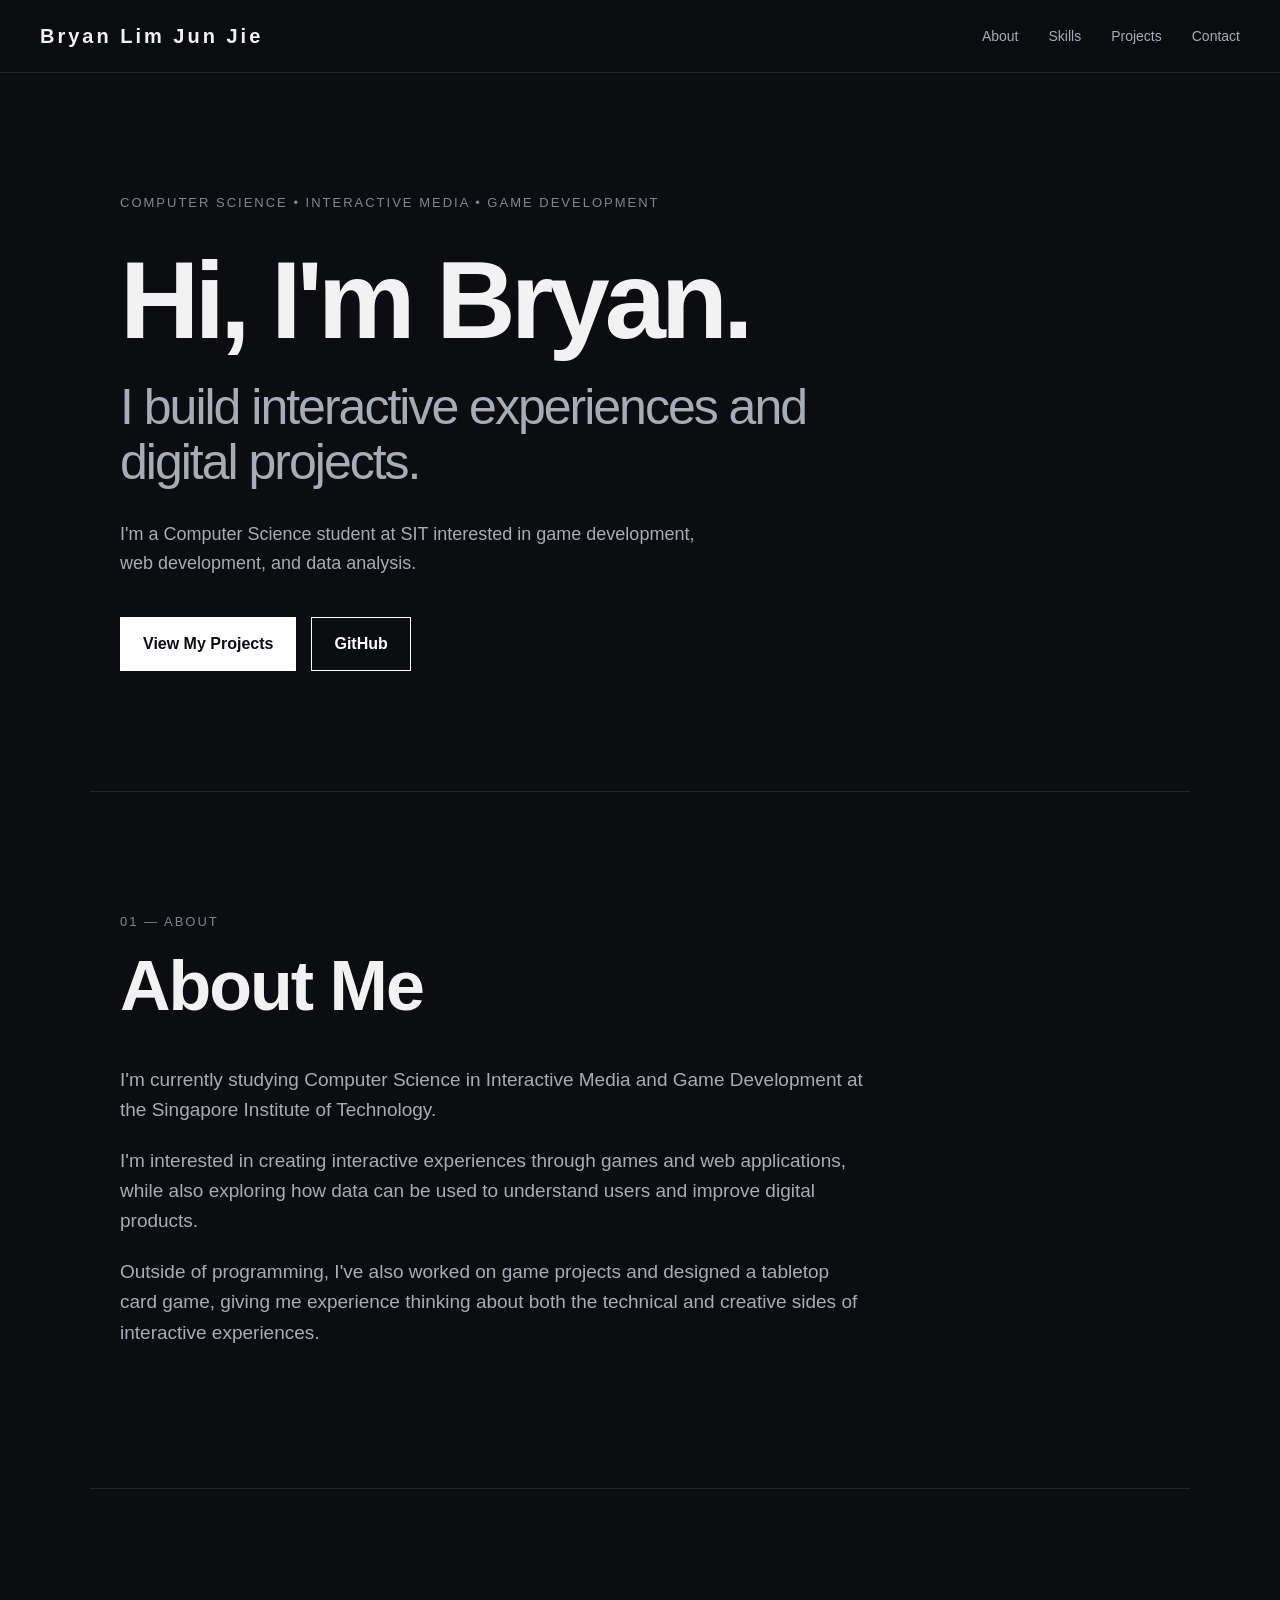
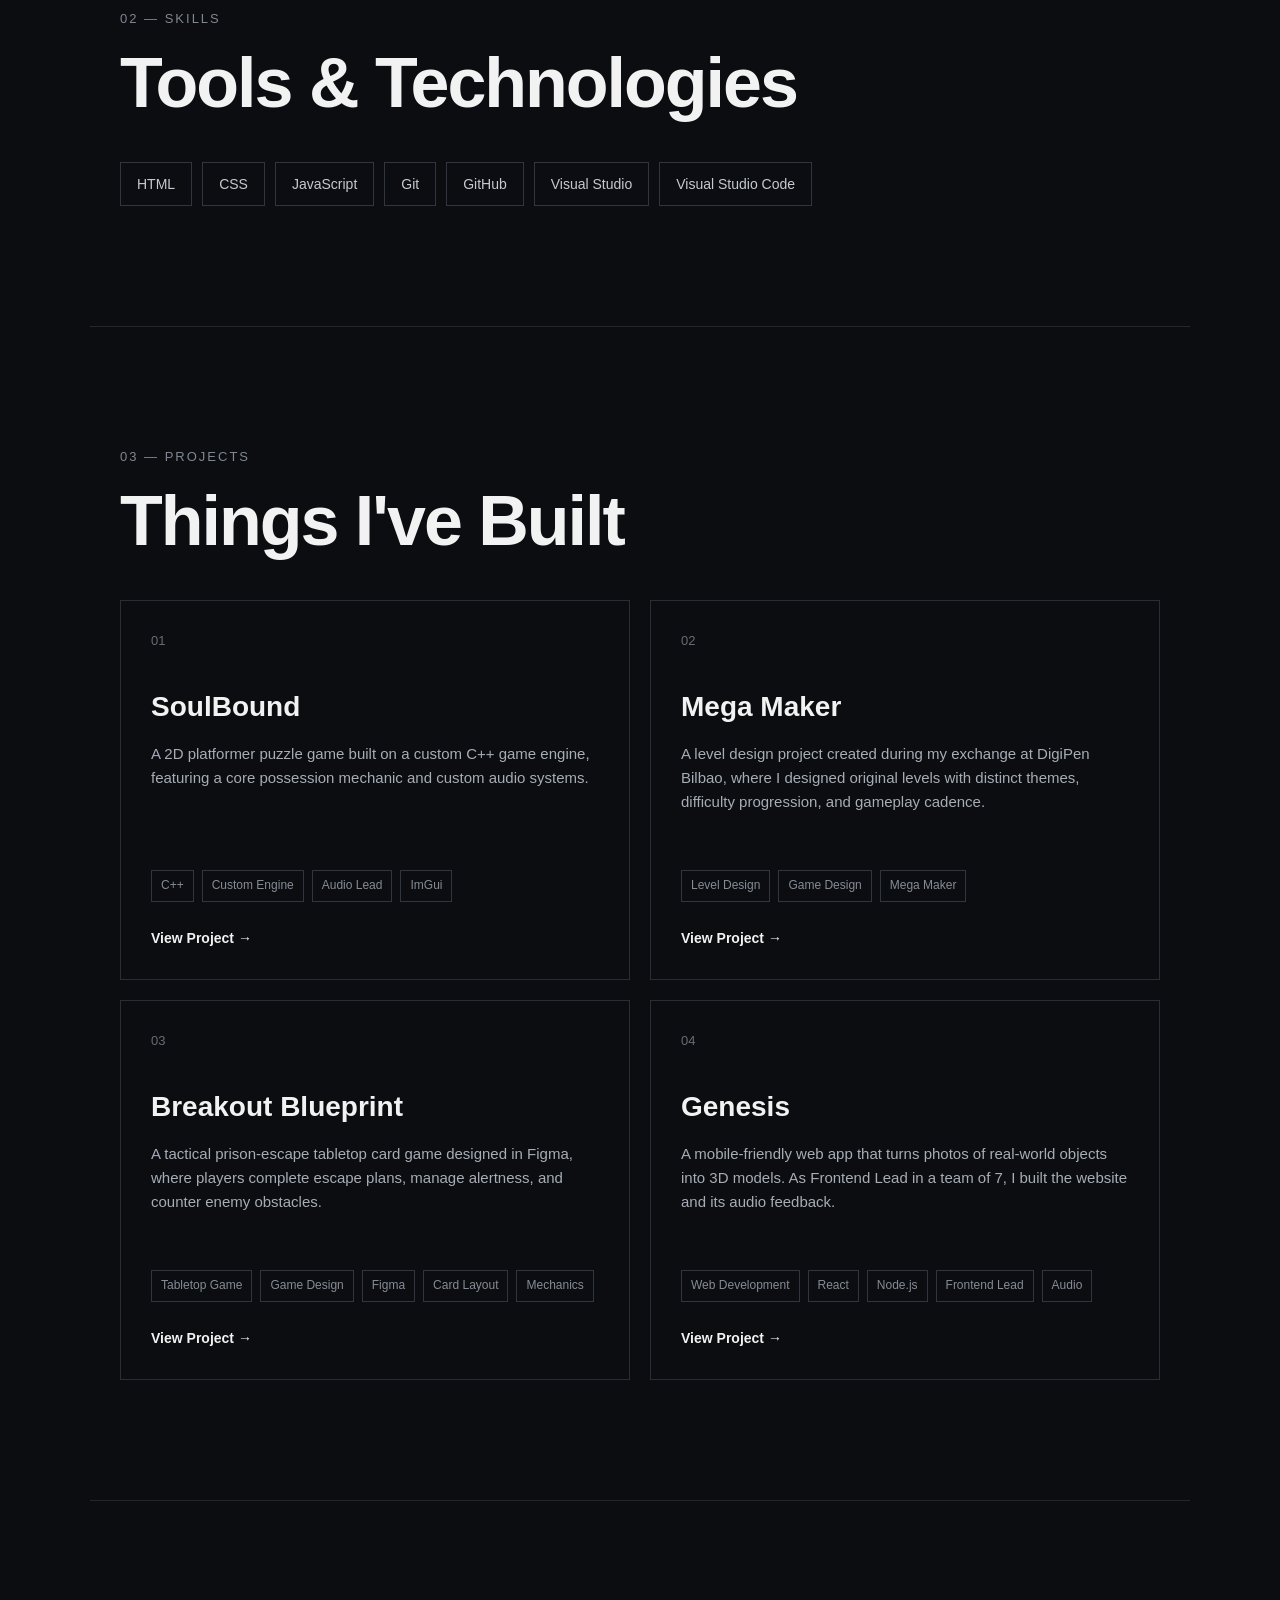
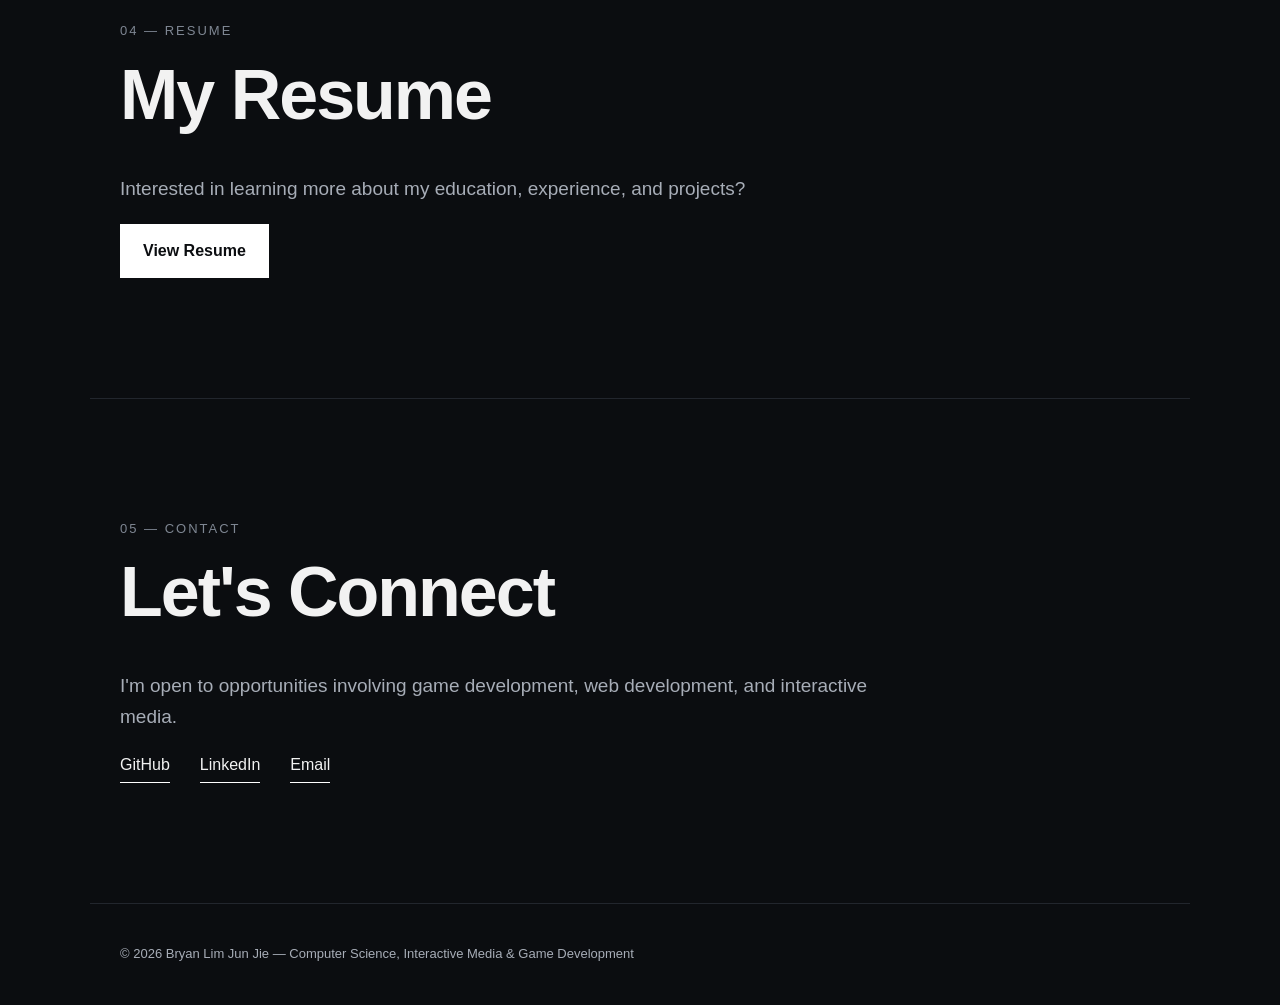
<file: index.html>
<!DOCTYPE html>
<html lang="en">

<head>
    <meta charset="UTF-8">
    <meta name="viewport" content="width=device-width, initial-scale=1.0">

    <title>Bryan | CS Student & Game Developer</title>

    <link rel="stylesheet" href="style.css">
</head>

<body>

    <!-- Navigation -->
    <nav>
        <div class="logo">Bryan Lim Jun Jie</div>

        <div class="nav-links">
            <a href="#about">About</a>
            <a href="#skills">Skills</a>
            <a href="#projects">Projects</a>
            <a href="#contact">Contact</a>
        </div>
    </nav>


    <!-- Hero Section -->
    <section class="hero">

        <p class="eyebrow">COMPUTER SCIENCE • INTERACTIVE MEDIA • GAME DEVELOPMENT</p>

        <h1>
            Hi, I'm Bryan.
        </h1>

        <h2>
            I build interactive experiences and digital projects.
        </h2>

        <p class="hero-description">
            I'm a Computer Science student at SIT interested in
            game development, web development, and data analysis.
        </p>

        <div class="hero-buttons">
            <a href="#projects" class="button">View My Projects</a>
            <a href="https://github.com/panda9721" class="button secondary">
                GitHub
            </a>
        </div>

    </section>


    <!-- About -->
    <section id="about">

        <p class="section-label">01 — ABOUT</p>

        <h2>About Me</h2>

        <p>
            I'm currently studying Computer Science in Interactive Media
            and Game Development at the Singapore Institute of Technology.
        </p>

        <p>
            I'm interested in creating interactive experiences through
            games and web applications, while also exploring how data
            can be used to understand users and improve digital products.
        </p>

        <p>
            Outside of programming, I've also worked on game projects
            and designed a tabletop card game, giving me experience
            thinking about both the technical and creative sides of
            interactive experiences.
        </p>

    </section>


    <!-- Skills -->
    <section id="skills">

        <p class="section-label">02 — SKILLS</p>

        <h2>Tools & Technologies</h2>

        <div class="skills-list">

            <span>HTML</span>
            <span>CSS</span>
            <span>JavaScript</span>
            <span>Git</span>
            <span>GitHub</span>
            <span>Visual Studio</span>
            <span>Visual Studio Code</span>

        </div>

    </section>


    <!-- Projects -->
    <section id="projects">

        <p class="section-label">03 — PROJECTS</p>

        <h2>Things I've Built</h2>

        <div class="projects">

            <!-- Project 1: SoulBound -->
            <article class="project-card">

                <p class="project-number">01</p>

                <h3>SoulBound</h3>

                <p>
                    A 2D platformer puzzle game built on a custom C++ game engine, featuring a core possession mechanic and custom audio systems.
                </p>

                <div class="project-tags">
                    <span>C++</span>
                    <span>Custom Engine</span>
                    <span>Audio Lead</span>
                    <span>ImGui</span>
                </div>

                <a href="projects/soulbound.html" class="project-link">
                    View Project →
                </a>

            </article>


            <!-- Project 2: Mega Maker -->
            <article class="project-card">

                <p class="project-number">02</p>

                <h3>Mega Maker</h3>

                <p>
                    A level design project created during my exchange at
                    DigiPen Bilbao, where I designed original levels with
                    distinct themes, difficulty progression, and gameplay cadence.
                </p>

                <div class="project-tags">
                    <span>Level Design</span>
                    <span>Game Design</span>
                    <span>Mega Maker</span>
                </div>

                <a href="projects/mega-maker.html" class="project-link">
                    View Project →
                </a>

            </article>


            <!-- Project 3: Tabletop Card Game -->
            <article class="project-card">

                <p class="project-number">03</p>

                <h3>Breakout Blueprint</h3>

                <p>
                    A tactical prison-escape tabletop card game designed in Figma, where players complete escape plans, manage alertness, and counter enemy obstacles.
                </p>

                <div class="project-tags">
                    <span>Tabletop Game</span>
                    <span>Game Design</span>
                    <span>Figma</span>
                    <span>Card Layout</span>
                    <span>Mechanics</span>
                </div>

                <a href="projects/breakout-blueprint.html" class="project-link">
                    View Project →
                </a>

            </article>


            <!-- Project 4: Genesis -->
            <article class="project-card">

                <p class="project-number">04</p>

                <h3>Genesis</h3>

                <p>
                    A mobile-friendly web app that turns photos of real-world objects into 3D models. As Frontend Lead in a team of 7, I built the website and its audio feedback.
                </p>

                <div class="project-tags">
                    <span>Web Development</span>
                    <span>React</span>
                    <span>Node.js</span>
                    <span>Frontend Lead</span>
                    <span>Audio</span>
                </div>

                <a href="projects/genesis.html" class="project-link">
                    View Project →
                </a>

            </article>

        </div>

    </section>


    <!-- Resume -->
    <section id="resume">

        <p class="section-label">04 — RESUME</p>

        <h2>My Resume</h2>

        <p>
            Interested in learning more about my education,
            experience, and projects?
        </p>

        <a href="#" class="button">
            View Resume
        </a>

    </section>


    <!-- Contact -->
    <section id="contact">

        <p class="section-label">05 — CONTACT</p>

        <h2>Let's Connect</h2>

        <p>
            I'm open to opportunities involving game development,
            web development, and interactive media.
        </p>

        <div class="contact-links">

            <a href="https://github.com/panda9721" target="_blank" rel="noopener noreferrer">
                GitHub
            </a>

            <a href="https://www.linkedin.com/in/bryanlim3/" target="_blank" rel="noopener noreferrer">
                LinkedIn
            </a>

            <a href="mailto:limbryanjj@gmail.com">
                Email
            </a>

        </div>

    </section>


    <footer>
        <p>
            © 2026 Bryan Lim Jun Jie — Computer Science, Interactive Media & Game Development
        </p>
    </footer>

</body>
</html>
</file>
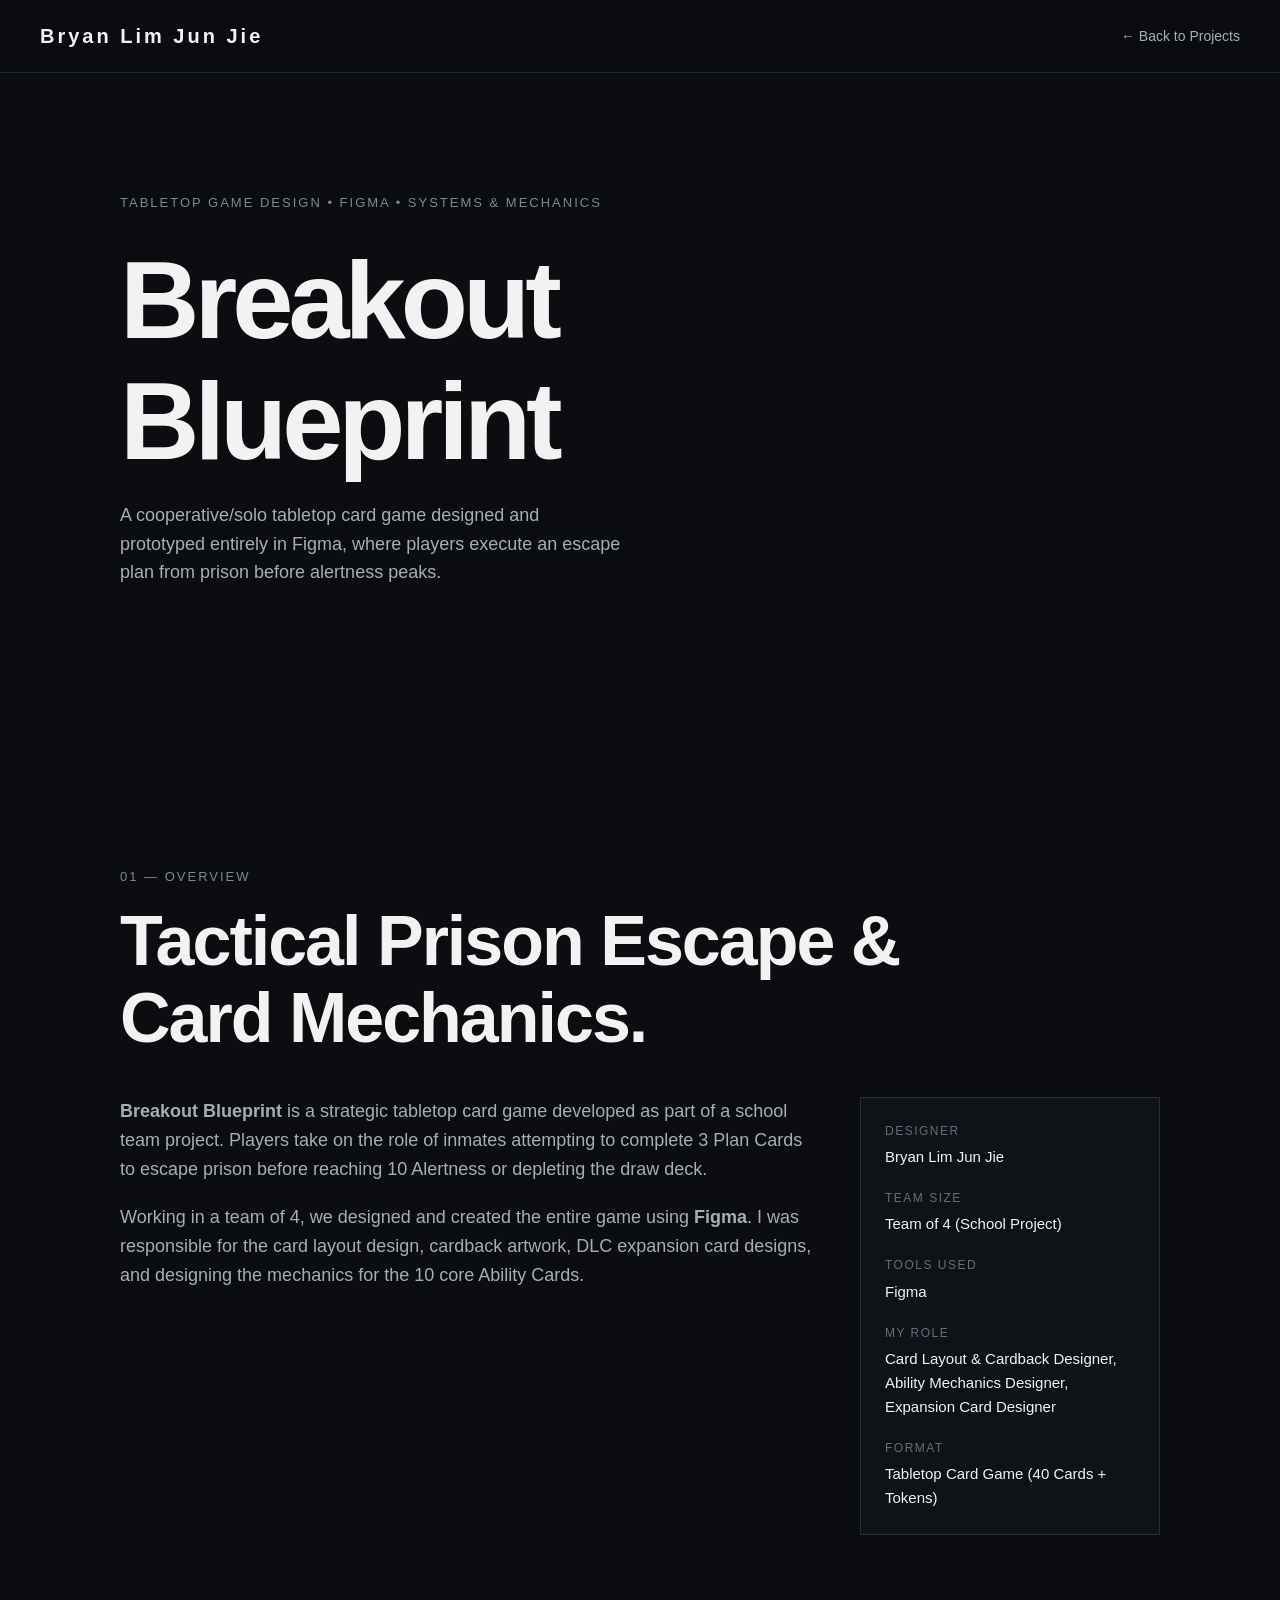
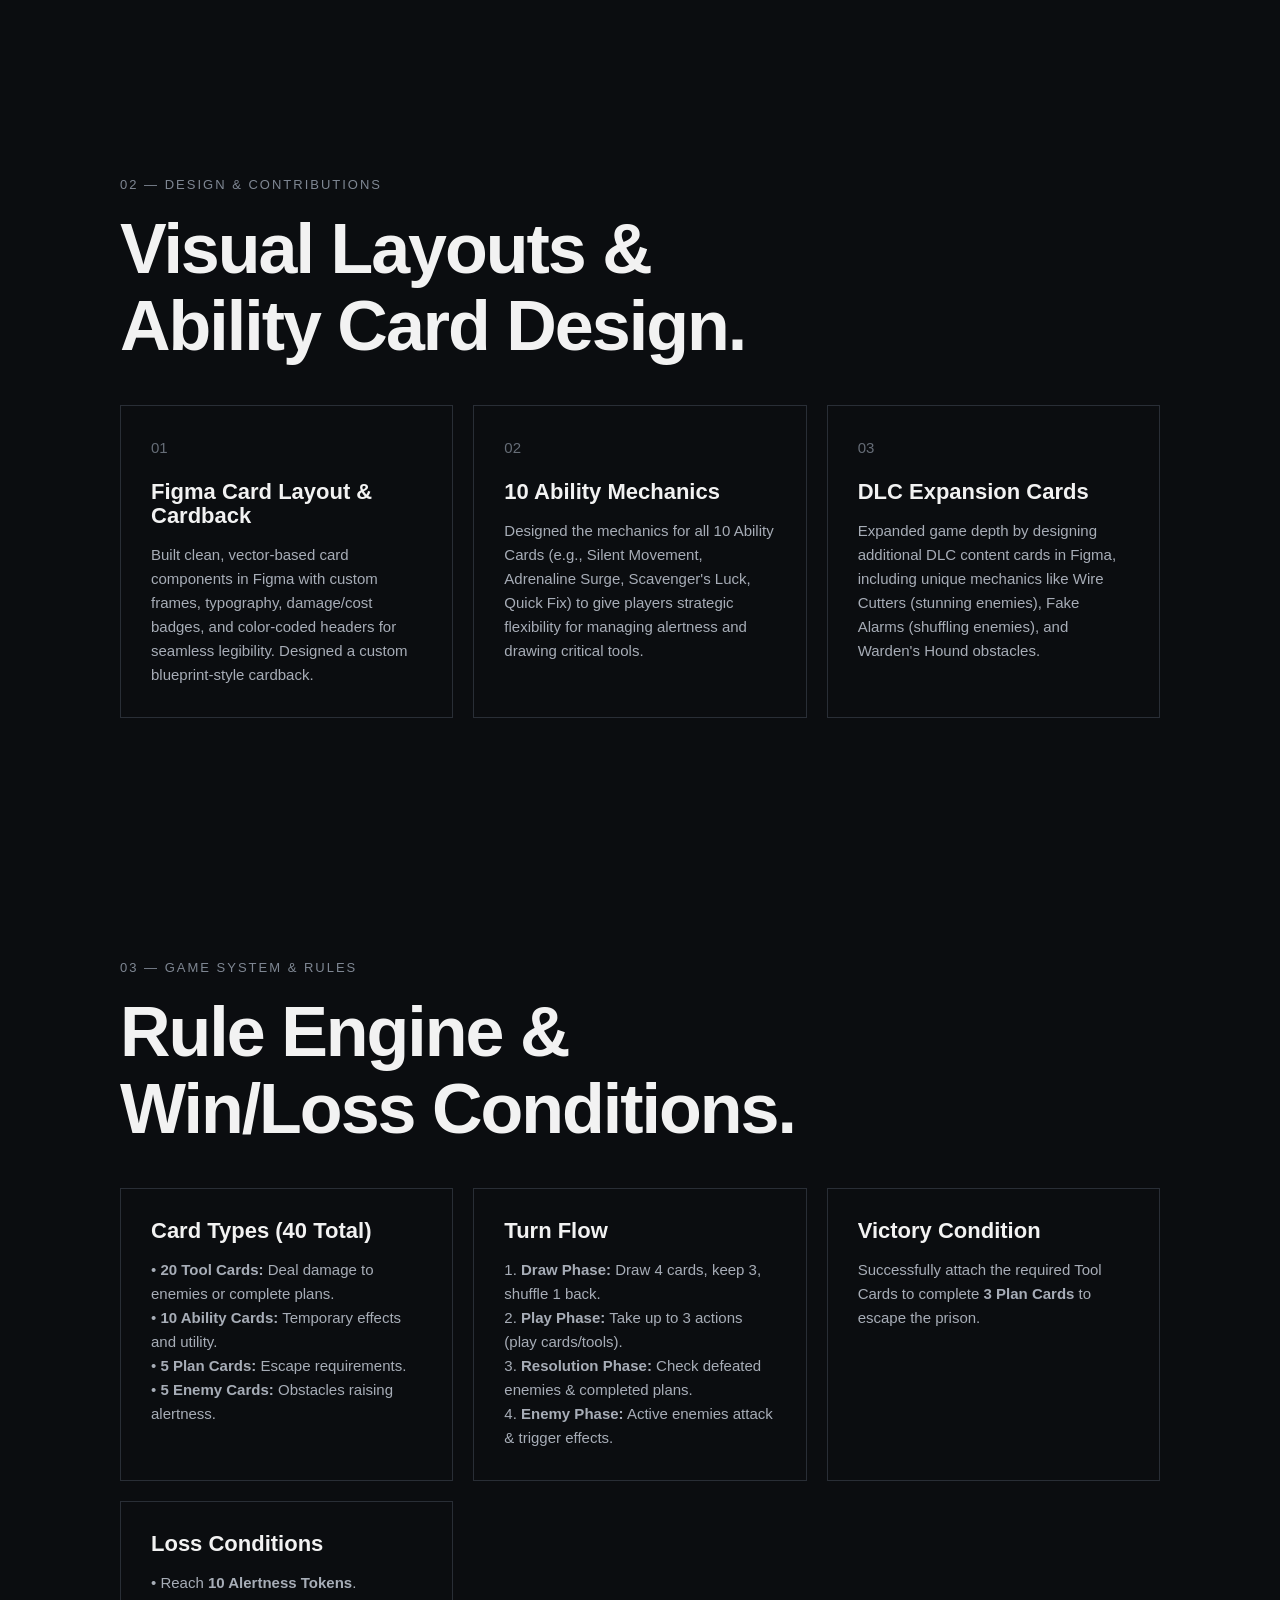
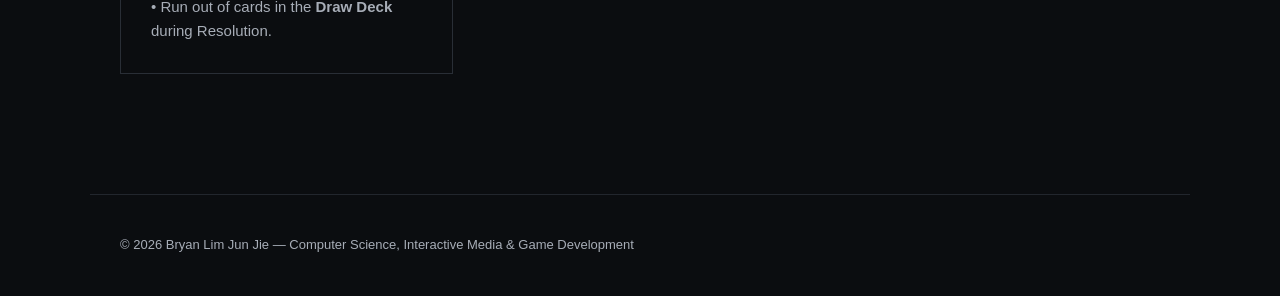
<file: projects/breakout-blueprint.html>
<!DOCTYPE html>
<html lang="en">

<head>
    <meta charset="UTF-8">
    <meta name="viewport" content="width=device-width, initial-scale=1.0">

    <title>Breakout Blueprint | Bryan Lim</title>

    <link rel="stylesheet" href="../style.css">
    <style>
        .hero-container {
            display: grid;
            grid-template-columns: 1fr 1fr;
            gap: 30px;
            align-items: center;
            margin-bottom: 50px;
        }

        .hero-cover-img {
            width: 100%;
            height: auto;
            border-radius: 12px;
            border: 1px solid rgba(255, 255, 255, 0.1);
            box-shadow: 0 10px 30px rgba(0, 0, 0, 0.5);
            object-fit: cover;
        }

        .showcase-img {
            width: 100%;
            height: auto;
            border-radius: 12px;
            border: 1px solid rgba(255, 255, 255, 0.1);
            margin-top: 20px;
        }

        @media (max-width: 768px) {
            .hero-container {
                grid-template-columns: 1fr;
            }
        }
    </style>
</head>

<body>

    <!-- Navigation -->
    <nav>
        <a href="../index.html" class="logo">
            Bryan Lim Jun Jie
        </a>

        <a href="../index.html#projects" class="back-link">
            ← Back to Projects
        </a>
    </nav>


    <!-- Hero Header -->
    <header class="hero hero-container">

        <div class="hero-text">
            <p class="eyebrow">
                TABLETOP GAME DESIGN • FIGMA • SYSTEMS & MECHANICS
            </p>

            <h1>
                Breakout Blueprint
            </h1>

            <p class="hero-description">
                A cooperative/solo tabletop card game designed and prototyped entirely in Figma, where players execute an escape plan from prison before alertness peaks.
            </p>
        </div>

        <!-- TODO: uncomment once the cover image is in /images
        <div class="hero-media">
            <img src="../images/breakout-cover.jpg" alt="Breakout Blueprint Card Set Overview" class="hero-cover-img">
        </div>
        -->

    </header>


    <!-- Overview -->
    <section>

        <p class="section-label">
            01 — OVERVIEW
        </p>

        <h2>
            Tactical Prison Escape &<br>
            Card Mechanics.
        </h2>

        <div class="project-info">

            <div class="project-description">

                <p>
                    <strong>Breakout Blueprint</strong> is a strategic tabletop card game developed as part of a school team project. Players take on the role of inmates attempting to complete 3 Plan Cards to escape prison before reaching 10 Alertness or depleting the draw deck.
                </p>

                <p>
                    Working in a team of 4, we designed and created the entire game using <strong>Figma</strong>. I was responsible for the card layout design, cardback artwork, DLC expansion card designs, and designing the mechanics for the 10 core Ability Cards.
                </p>

            </div>

            <div class="project-details">

                <div class="detail">
                    <p class="detail-title">Designer</p>
                    <p class="detail-value">Bryan Lim Jun Jie</p>
                </div>

                <div class="detail">
                    <p class="detail-title">Team Size</p>
                    <p class="detail-value">Team of 4 (School Project)</p>
                </div>

                <div class="detail">
                    <p class="detail-title">Tools Used</p>
                    <p class="detail-value">Figma</p>
                </div>

                <div class="detail">
                    <p class="detail-title">My Role</p>
                    <p class="detail-value">Card Layout & Cardback Designer, Ability Mechanics Designer, Expansion Card Designer</p>
                </div>

                <div class="detail">
                    <p class="detail-title">Format</p>
                    <p class="detail-value">Tabletop Card Game (40 Cards + Tokens)</p>
                </div>

            </div>

        </div>

    </section>


    <!-- Design & Contributions -->
    <section>

        <p class="section-label">
            02 — DESIGN & CONTRIBUTIONS
        </p>

        <h2>
            Visual Layouts &<br>
            Ability Card Design.
        </h2>

        <div class="process-grid">

            <article class="process-card">
                <p class="process-number">01</p>
                <h3>Figma Card Layout & Cardback</h3>
                <p>
                    Built clean, vector-based card components in Figma with custom frames, typography, damage/cost badges, and color-coded headers for seamless legibility. Designed a custom blueprint-style cardback.
                </p>
            </article>

            <article class="process-card">
                <p class="process-number">02</p>
                <h3>10 Ability Mechanics</h3>
                <p>
                    Designed the mechanics for all 10 Ability Cards (e.g., Silent Movement, Adrenaline Surge, Scavenger's Luck, Quick Fix) to give players strategic flexibility for managing alertness and drawing critical tools.
                </p>
            </article>

            <article class="process-card">
                <p class="process-number">03</p>
                <h3>DLC Expansion Cards</h3>
                <p>
                    Expanded game depth by designing additional DLC content cards in Figma, including unique mechanics like Wire Cutters (stunning enemies), Fake Alarms (shuffling enemies), and Warden's Hound obstacles.
                </p>
            </article>

        </div>

        <!-- TODO: uncomment once the DLC cards image is in /images
        <div class="design-image">
            <img src="../images/breakout-dlc-cards.png" alt="Breakout Blueprint DLC Expansion Cards Preview" class="showcase-img">
            <p class="caption">DLC Expansion Cards created in Figma showcasing custom card design, icon badges, and blueprint cardbacks.</p>
        </div>
        -->

    </section>


    <!-- Game Rules & Structure -->
    <section>

        <p class="section-label">
            03 — GAME SYSTEM & RULES
        </p>

        <h2>
            Rule Engine &<br>
            Win/Loss Conditions.
        </h2>

        <div class="process-grid">

            <article class="process-card">
                <h3>Card Types (40 Total)</h3>
                <p>
                    • <strong>20 Tool Cards:</strong> Deal damage to enemies or complete plans.<br>
                    • <strong>10 Ability Cards:</strong> Temporary effects and utility.<br>
                    • <strong>5 Plan Cards:</strong> Escape requirements.<br>
                    • <strong>5 Enemy Cards:</strong> Obstacles raising alertness.
                </p>
            </article>

            <article class="process-card">
                <h3>Turn Flow</h3>
                <p>
                    1. <strong>Draw Phase:</strong> Draw 4 cards, keep 3, shuffle 1 back.<br>
                    2. <strong>Play Phase:</strong> Take up to 3 actions (play cards/tools).<br>
                    3. <strong>Resolution Phase:</strong> Check defeated enemies & completed plans.<br>
                    4. <strong>Enemy Phase:</strong> Active enemies attack & trigger effects.
                </p>
            </article>

            <article class="process-card">
                <h3>Victory Condition</h3>
                <p>
                    Successfully attach the required Tool Cards to complete <strong>3 Plan Cards</strong> to escape the prison.
                </p>
            </article>

            <article class="process-card">
                <h3>Loss Conditions</h3>
                <p>
                    • Reach <strong>10 Alertness Tokens</strong>.<br>
                    • Run out of cards in the <strong>Draw Deck</strong> during Resolution.
                </p>
            </article>

        </div>

    </section>


    <!-- Gameplay Components -->
    <!-- TODO: uncomment this whole section once the components image is in /images
    <section>

        <p class="section-label">
            04 — COMPONENTS
        </p>

        <h2>
            Game Board Overview.
        </h2>

        <div class="design-image">
            <img src="../images/breakout-components.jpg" alt="Full Game Components Layout" class="showcase-img">
            <p class="caption">Complete deck layout designed in Figma featuring Enemy, Plan, and Ability cards alongside Alertness and Spawn counter tokens.</p>
        </div>

    </section>
    -->


    <!-- Footer -->
    <footer>
        <p>
            © 2026 Bryan Lim Jun Jie — Computer Science, Interactive Media & Game Development
        </p>
    </footer>

</body>

</html>
</file>
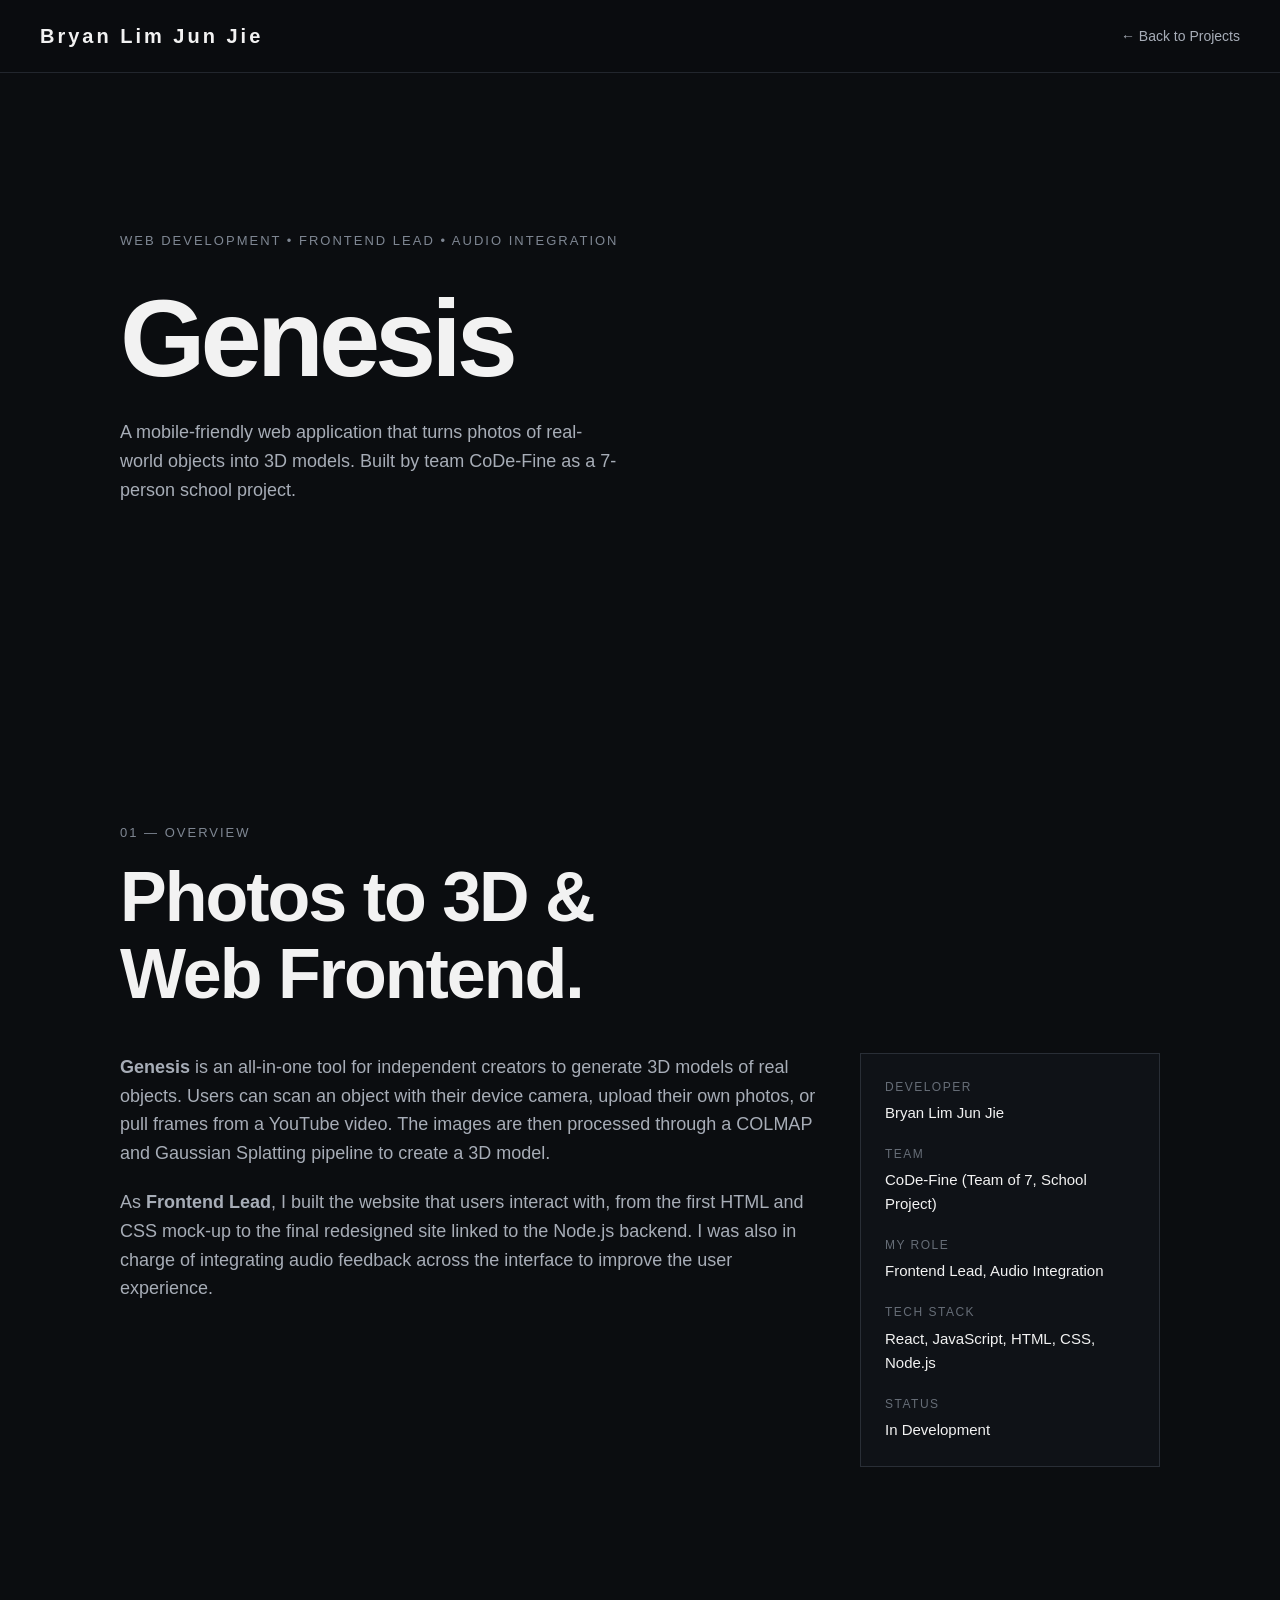
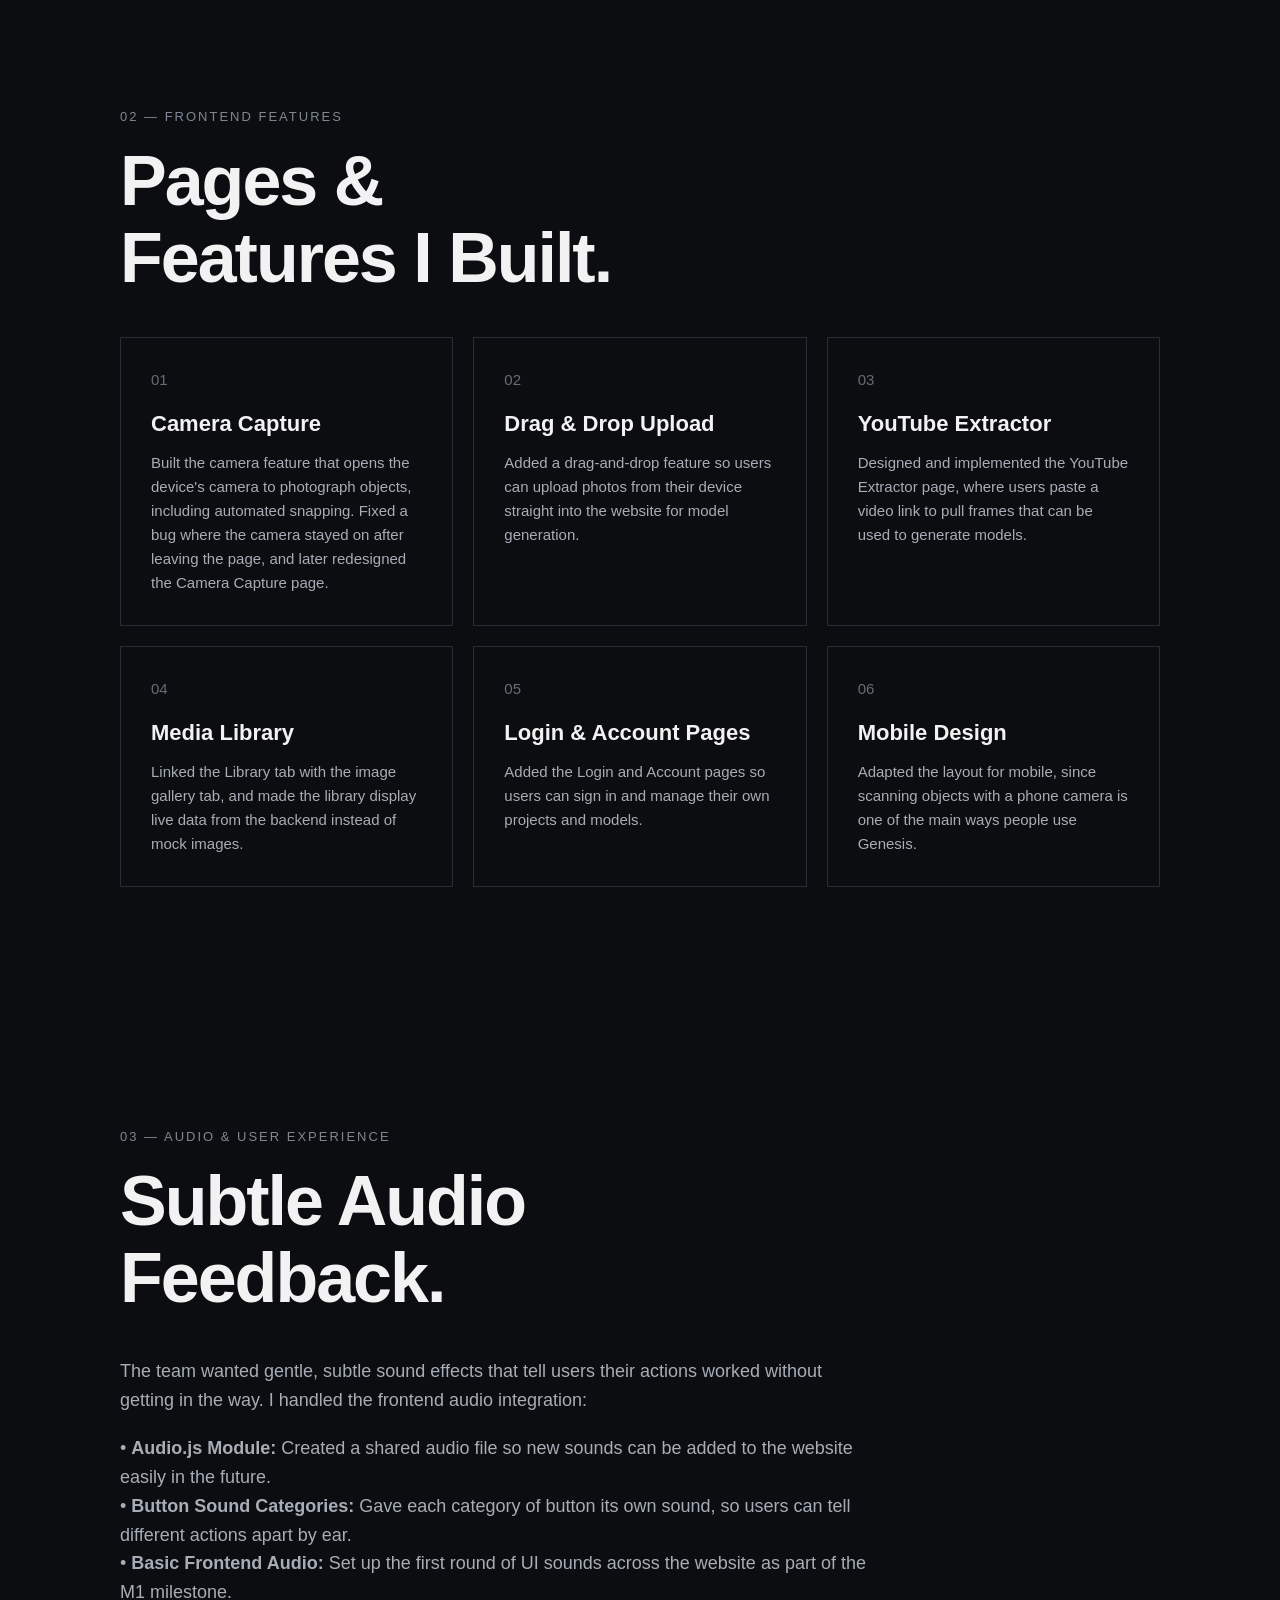
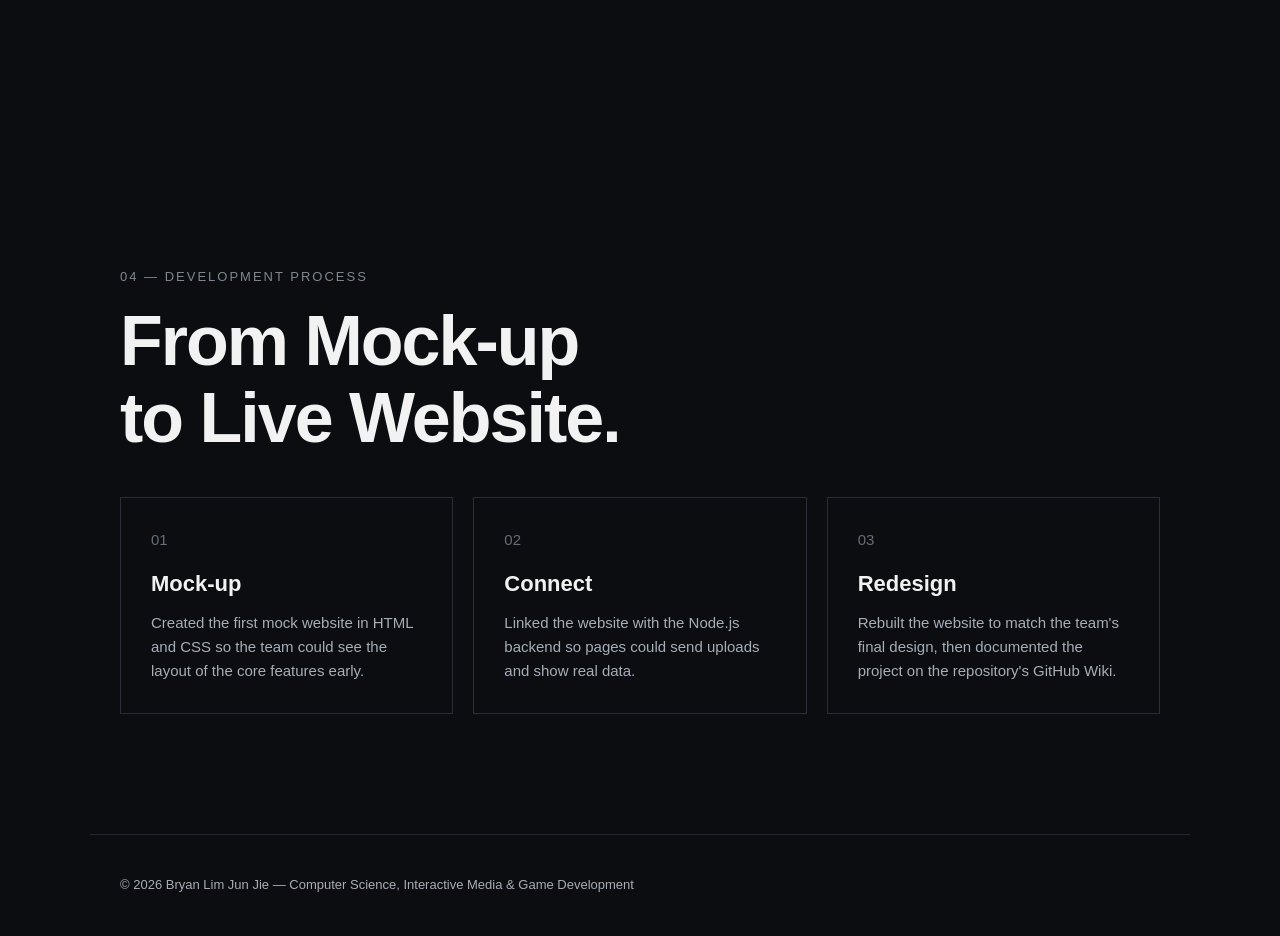
<file: projects/genesis.html>
<!DOCTYPE html>
<html lang="en">

<head>
    <meta charset="UTF-8">
    <meta name="viewport" content="width=device-width, initial-scale=1.0">

    <title>Genesis | Bryan Lim</title>

    <link rel="stylesheet" href="../style.css">
    <style>
        .hero-container {
            display: grid;
            grid-template-columns: 1fr 1fr;
            gap: 30px;
            align-items: center;
            margin-bottom: 50px;
        }

        .hero-cover-img {
            width: 100%;
            height: auto;
            border-radius: 12px;
            border: 1px solid rgba(255, 255, 255, 0.1);
            box-shadow: 0 10px 30px rgba(0, 0, 0, 0.5);
            object-fit: cover;
        }

        .showcase-img {
            width: 100%;
            height: auto;
            border-radius: 12px;
            border: 1px solid rgba(255, 255, 255, 0.1);
            margin-top: 20px;
        }

        @media (max-width: 768px) {
            .hero-container {
                grid-template-columns: 1fr;
            }
        }
    </style>
</head>

<body>

    <!-- Navigation -->
    <nav>
        <a href="../index.html" class="logo">
            Bryan Lim Jun Jie
        </a>

        <a href="../index.html#projects" class="back-link">
            ← Back to Projects
        </a>
    </nav>


    <!-- Hero Header -->
    <header class="hero hero-container">

        <div class="hero-text">
            <p class="eyebrow">
                WEB DEVELOPMENT • FRONTEND LEAD • AUDIO INTEGRATION
            </p>

            <h1>
                Genesis
            </h1>

            <p class="hero-description">
                A mobile-friendly web application that turns photos of real-world objects into 3D models. Built by team CoDe-Fine as a 7-person school project.
            </p>
        </div>

        <!-- TODO: uncomment once the cover screenshot is in /images
        <div class="hero-media">
            <img src="../images/genesis-cover.png" alt="Genesis website home page" class="hero-cover-img">
        </div>
        -->

    </header>


    <!-- Overview -->
    <section>

        <p class="section-label">
            01 — OVERVIEW
        </p>

        <h2>
            Photos to 3D &<br>
            Web Frontend.
        </h2>

        <div class="project-info">

            <div class="project-description">

                <p>
                    <strong>Genesis</strong> is an all-in-one tool for independent creators to generate 3D models of real objects. Users can scan an object with their device camera, upload their own photos, or pull frames from a YouTube video. The images are then processed through a COLMAP and Gaussian Splatting pipeline to create a 3D model.
                </p>

                <p>
                    As <strong>Frontend Lead</strong>, I built the website that users interact with, from the first HTML and CSS mock-up to the final redesigned site linked to the Node.js backend. I was also in charge of integrating audio feedback across the interface to improve the user experience.
                </p>

            </div>

            <div class="project-details">

                <div class="detail">
                    <p class="detail-title">Developer</p>
                    <p class="detail-value">Bryan Lim Jun Jie</p>
                </div>

                <div class="detail">
                    <p class="detail-title">Team</p>
                    <p class="detail-value">CoDe-Fine (Team of 7, School Project)</p>
                </div>

                <div class="detail">
                    <p class="detail-title">My Role</p>
                    <p class="detail-value">Frontend Lead, Audio Integration</p>
                </div>

                <div class="detail">
                    <p class="detail-title">Tech Stack</p>
                    <p class="detail-value">React, JavaScript, HTML, CSS, Node.js</p>
                </div>

                <div class="detail">
                    <p class="detail-title">Status</p>
                    <p class="detail-value">In Development</p>
                </div>

            </div>

        </div>

    </section>


    <!-- Frontend Features -->
    <section>

        <p class="section-label">
            02 — FRONTEND FEATURES
        </p>

        <h2>
            Pages &<br>
            Features I Built.
        </h2>

        <div class="process-grid">

            <article class="process-card">
                <p class="process-number">01</p>
                <h3>Camera Capture</h3>
                <p>
                    Built the camera feature that opens the device's camera to photograph objects, including automated snapping. Fixed a bug where the camera stayed on after leaving the page, and later redesigned the Camera Capture page.
                </p>
            </article>

            <article class="process-card">
                <p class="process-number">02</p>
                <h3>Drag & Drop Upload</h3>
                <p>
                    Added a drag-and-drop feature so users can upload photos from their device straight into the website for model generation.
                </p>
            </article>

            <article class="process-card">
                <p class="process-number">03</p>
                <h3>YouTube Extractor</h3>
                <p>
                    Designed and implemented the YouTube Extractor page, where users paste a video link to pull frames that can be used to generate models.
                </p>
            </article>

            <article class="process-card">
                <p class="process-number">04</p>
                <h3>Media Library</h3>
                <p>
                    Linked the Library tab with the image gallery tab, and made the library display live data from the backend instead of mock images.
                </p>
            </article>

            <article class="process-card">
                <p class="process-number">05</p>
                <h3>Login & Account Pages</h3>
                <p>
                    Added the Login and Account pages so users can sign in and manage their own projects and models.
                </p>
            </article>

            <article class="process-card">
                <p class="process-number">06</p>
                <h3>Mobile Design</h3>
                <p>
                    Adapted the layout for mobile, since scanning objects with a phone camera is one of the main ways people use Genesis.
                </p>
            </article>

        </div>

        <!-- TODO: uncomment once screenshots are in /images
        <div class="design-image">
            <img src="../images/genesis-camera.png" alt="Genesis Camera Capture page" class="showcase-img">
            <p class="caption">Redesigned Camera Capture page.</p>
        </div>

        <div class="design-image">
            <img src="../images/genesis-library.png" alt="Genesis Media Library page" class="showcase-img">
            <p class="caption">Media Library showing live data from the backend.</p>
        </div>

        <div class="design-image">
            <img src="../images/genesis-youtube.png" alt="Genesis YouTube Extractor page" class="showcase-img">
            <p class="caption">YouTube Extractor page for pulling frames from a video.</p>
        </div>
        -->

    </section>


    <!-- Audio & UX -->
    <section>

        <p class="section-label">
            03 — AUDIO & USER EXPERIENCE
        </p>

        <h2>
            Subtle Audio<br>
            Feedback.
        </h2>

        <div class="project-description" style="max-width: 750px;">

            <p>
                The team wanted gentle, subtle sound effects that tell users their actions worked without getting in the way. I handled the frontend audio integration:
            </p>

            <p>
                • <strong>Audio.js Module:</strong> Created a shared audio file so new sounds can be added to the website easily in the future.<br>
                • <strong>Button Sound Categories:</strong> Gave each category of button its own sound, so users can tell different actions apart by ear.<br>
                • <strong>Basic Frontend Audio:</strong> Set up the first round of UI sounds across the website as part of the M1 milestone.
            </p>

        </div>

    </section>


    <!-- Development Process -->
    <section>

        <p class="section-label">
            04 — DEVELOPMENT PROCESS
        </p>

        <h2>
            From Mock-up<br>
            to Live Website.
        </h2>

        <div class="process-grid">

            <article class="process-card">
                <p class="process-number">01</p>
                <h3>Mock-up</h3>
                <p>
                    Created the first mock website in HTML and CSS so the team could see the layout of the core features early.
                </p>
            </article>

            <article class="process-card">
                <p class="process-number">02</p>
                <h3>Connect</h3>
                <p>
                    Linked the website with the Node.js backend so pages could send uploads and show real data.
                </p>
            </article>

            <article class="process-card">
                <p class="process-number">03</p>
                <h3>Redesign</h3>
                <p>
                    Rebuilt the website to match the team's final design, then documented the project on the repository's GitHub Wiki.
                </p>
            </article>

        </div>

    </section>


    <!-- Footer -->
    <footer>
        <p>
            © 2026 Bryan Lim Jun Jie — Computer Science, Interactive Media & Game Development
        </p>
    </footer>

</body>

</html>
</file>
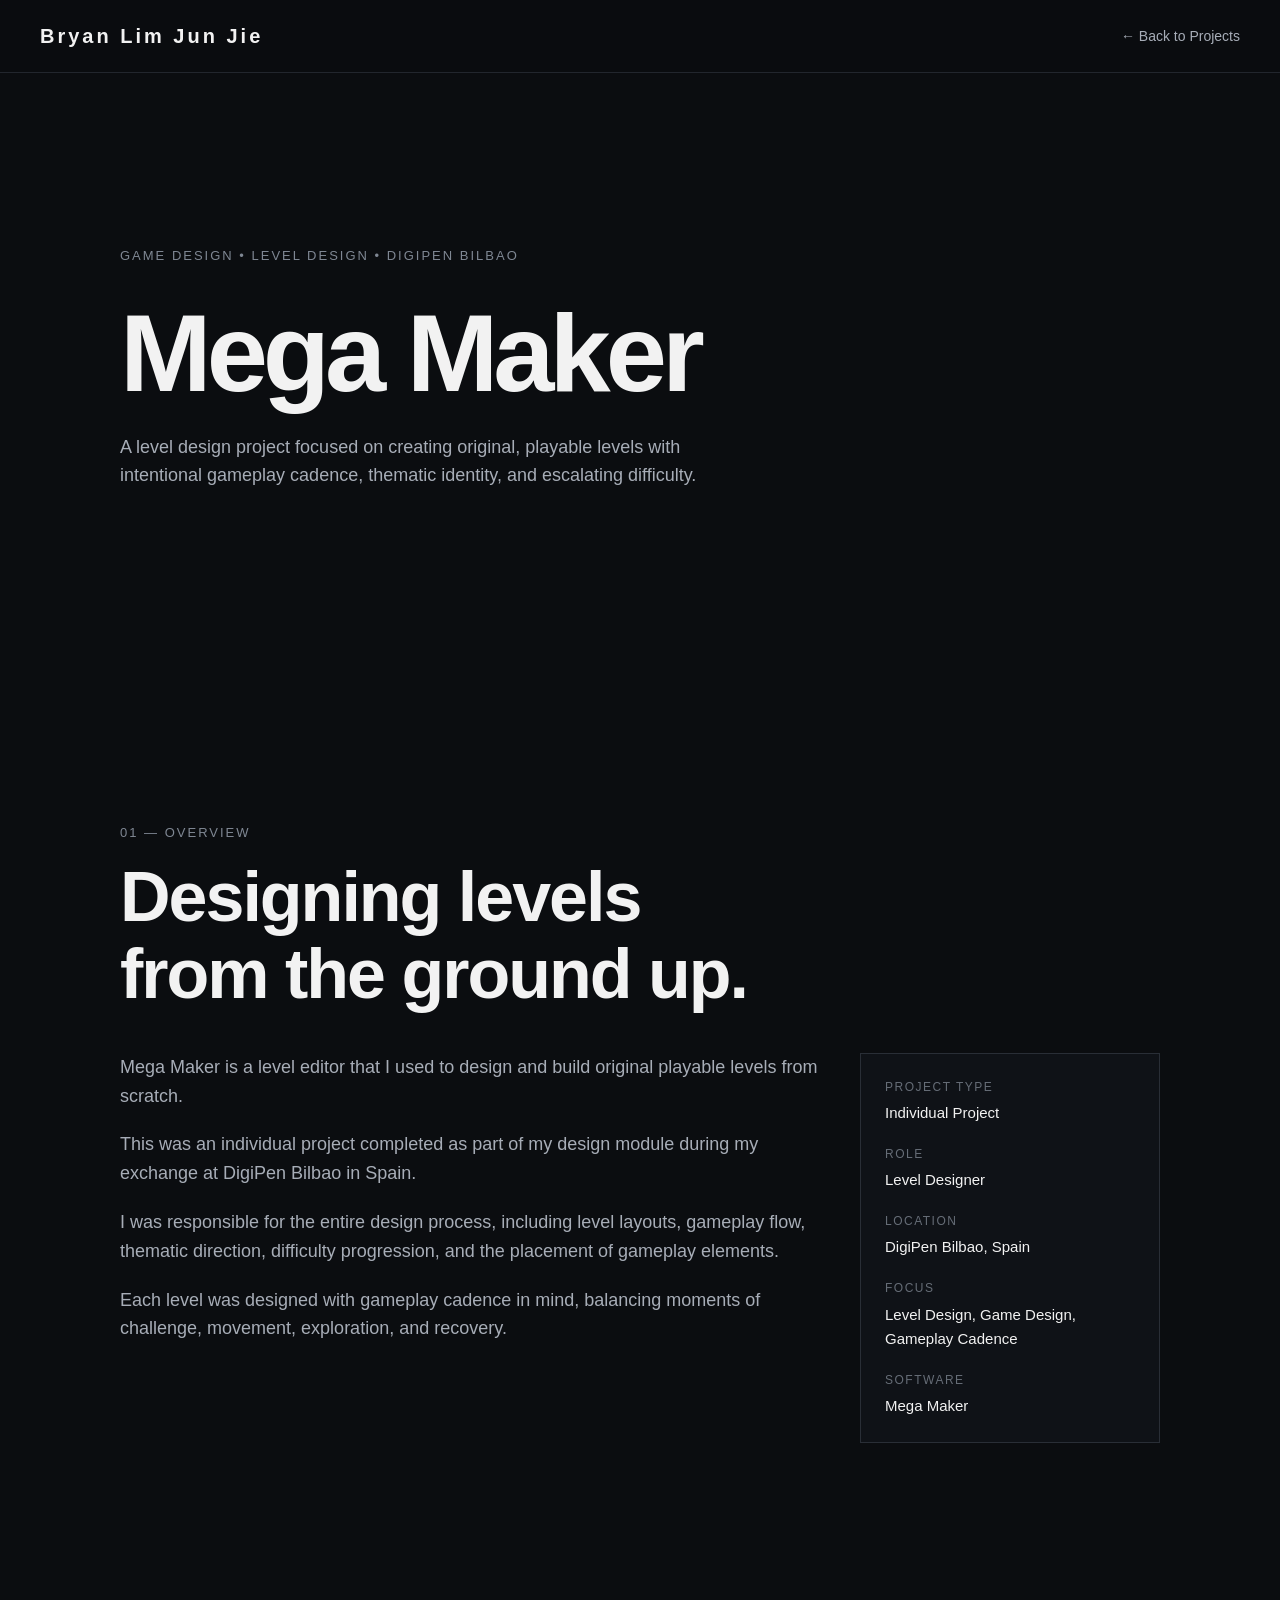
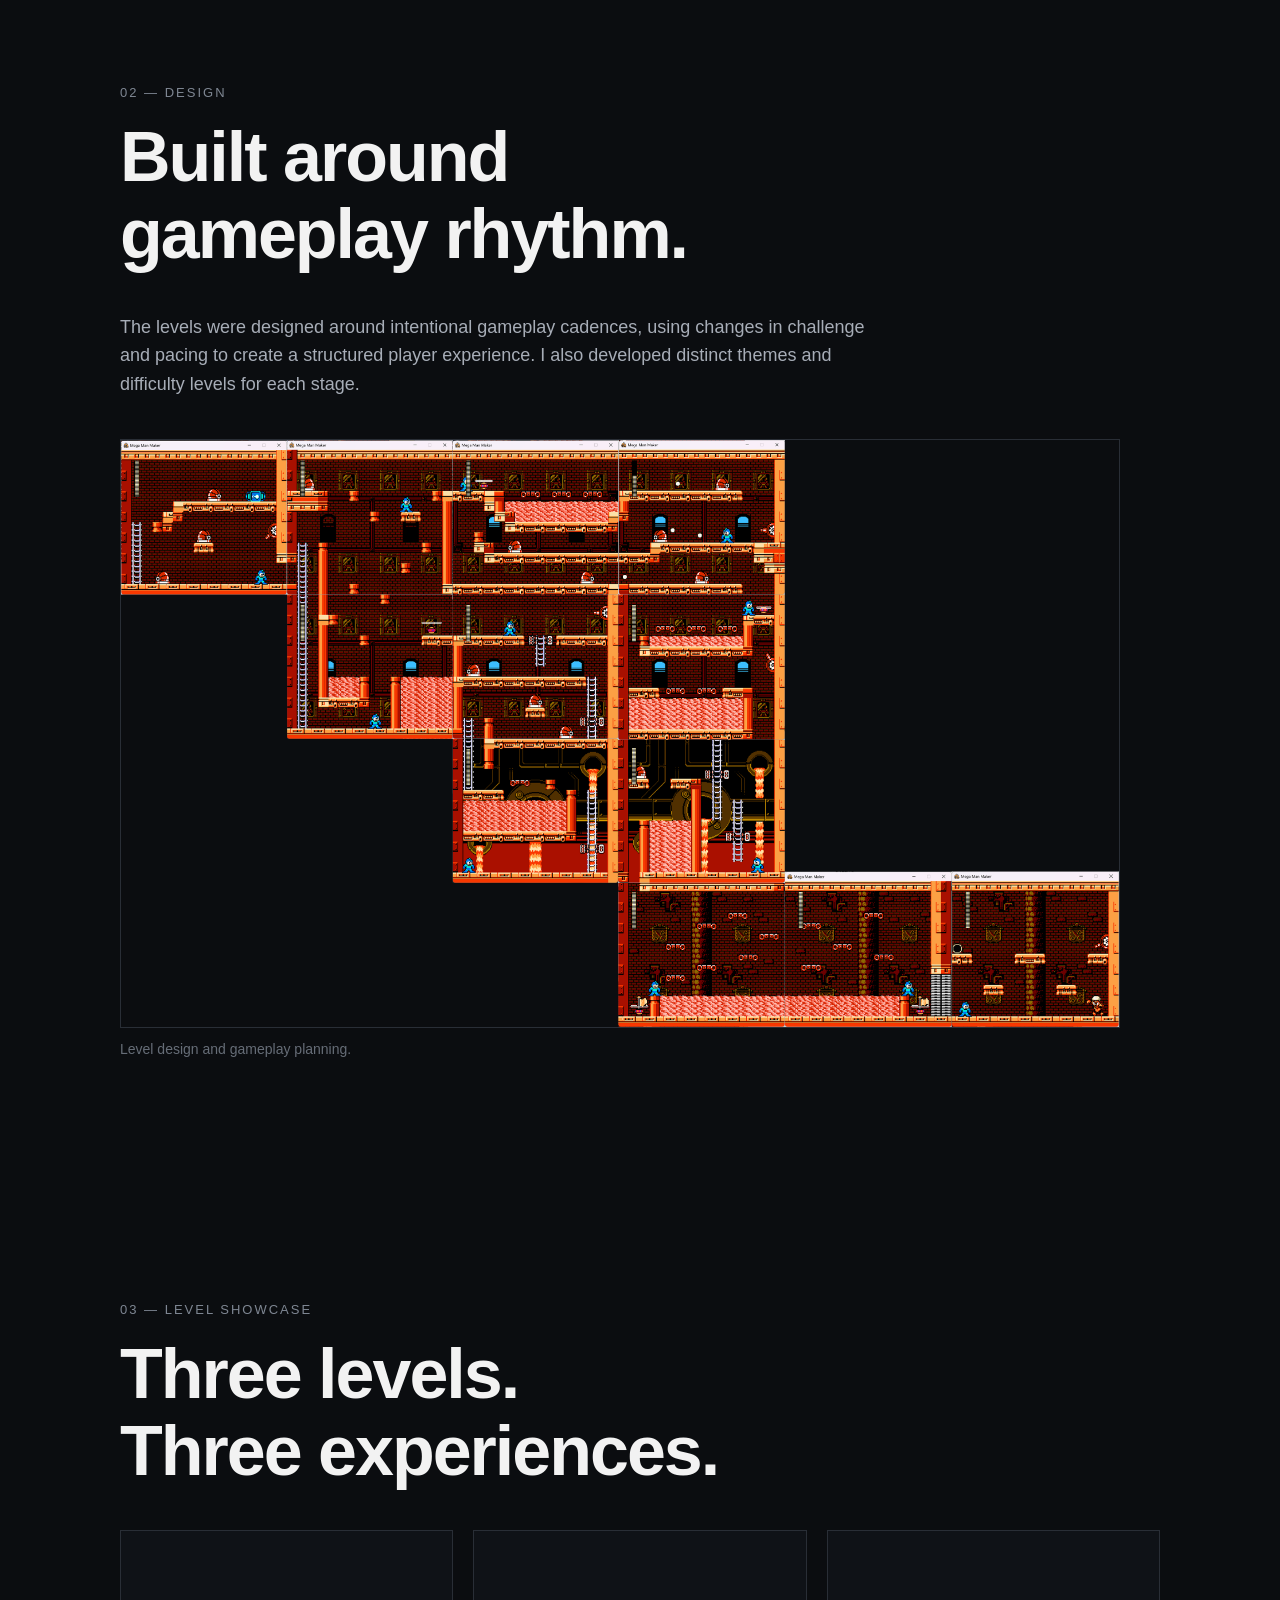
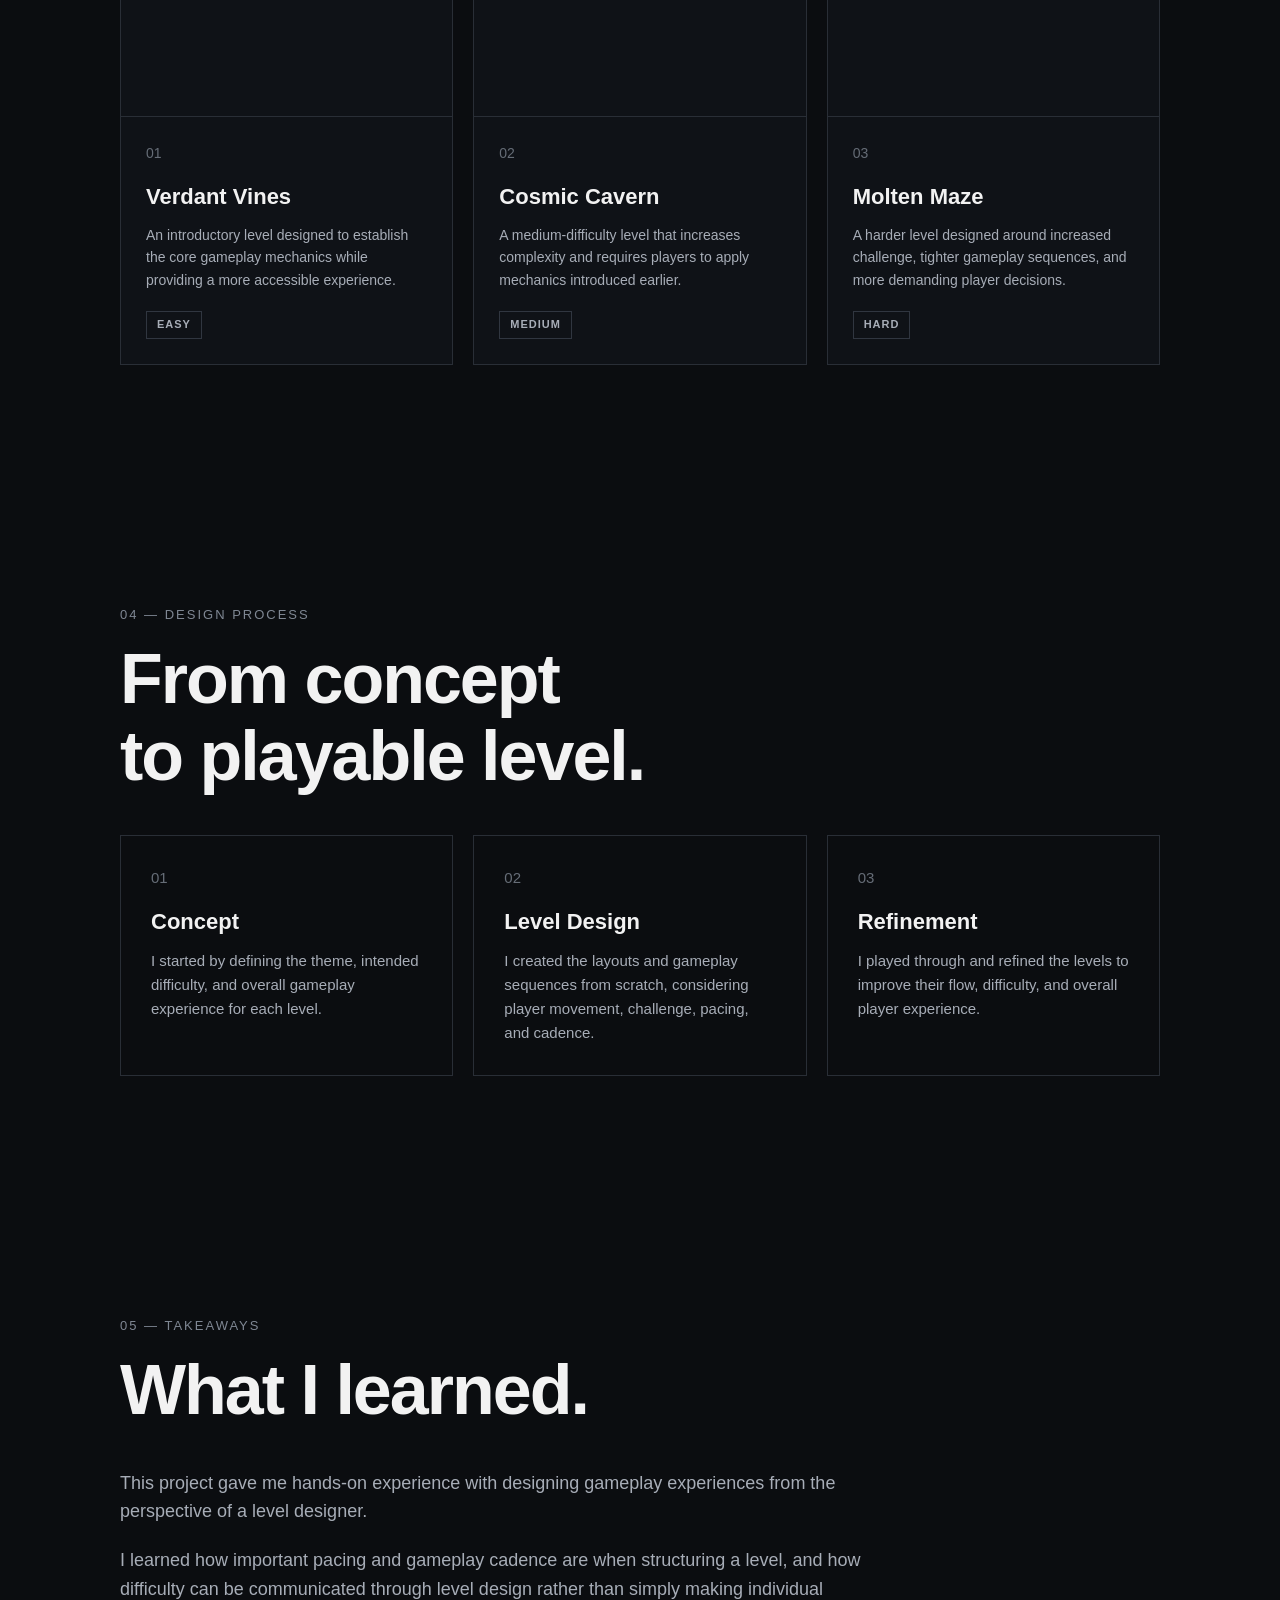
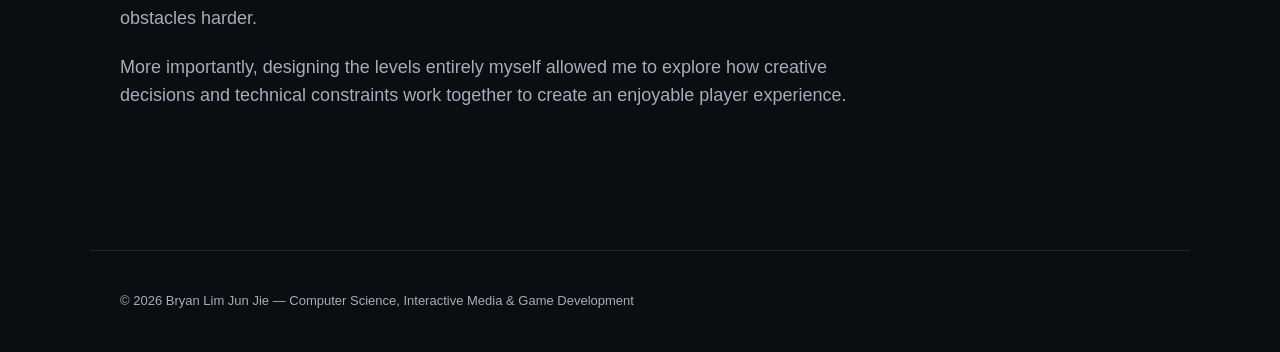
<file: projects/mega-maker.html>
<!DOCTYPE html>
<html lang="en">

<head>
    <meta charset="UTF-8">
    <meta name="viewport" content="width=device-width, initial-scale=1.0">

    <title>Mega Maker | Bryan Lim</title>

    <link rel="stylesheet" href="../style.css">

</head>


<body>

    <!-- =========================
         NAVIGATION
    ========================= -->

    <nav>

        <a href="../index.html" class="logo">
            Bryan Lim Jun Jie
        </a>

        <a href="../index.html#projects" class="back-link">
            ← Back to Projects
        </a>

    </nav>


    <!-- =========================
         HERO
    ========================= -->

    <header class="hero">

        <p class="eyebrow">
            GAME DESIGN • LEVEL DESIGN • DIGIPEN BILBAO
        </p>

        <h1>
            Mega Maker
        </h1>

        <p class="hero-description">
            A level design project focused on creating original,
            playable levels with intentional gameplay cadence,
            thematic identity, and escalating difficulty.
        </p>

    </header>


    <!-- =========================
         PROJECT OVERVIEW
    ========================= -->

    <section>

        <p class="section-label">
            01 — OVERVIEW
        </p>

        <h2>
            Designing levels<br>
            from the ground up.
        </h2>

        <div class="project-info">

            <div class="project-description">

                <p>
                    Mega Maker is a level editor that I used to design
                    and build original playable levels from scratch.
                </p>

                <p>
                    This was an individual project completed as part
                    of my design module during my exchange at
                    DigiPen Bilbao in Spain.
                </p>

                <p>
                    I was responsible for the entire design process,
                    including level layouts, gameplay flow, thematic
                    direction, difficulty progression, and the
                    placement of gameplay elements.
                </p>

                <p>
                    Each level was designed with gameplay cadence in
                    mind, balancing moments of challenge, movement,
                    exploration, and recovery.
                </p>

            </div>


            <div class="project-details">

                <div class="detail">
                    <p class="detail-title">Project Type</p>
                    <p class="detail-value">Individual Project</p>
                </div>

                <div class="detail">
                    <p class="detail-title">Role</p>
                    <p class="detail-value">Level Designer</p>
                </div>

                <div class="detail">
                    <p class="detail-title">Location</p>
                    <p class="detail-value">DigiPen Bilbao, Spain</p>
                </div>

                <div class="detail">
                    <p class="detail-title">Focus</p>
                    <p class="detail-value">
                        Level Design, Game Design,
                        Gameplay Cadence
                    </p>
                </div>

                <div class="detail">
                    <p class="detail-title">Software</p>
                    <p class="detail-value">
                        Mega Maker
                    </p>
                </div>

            </div>

        </div>

    </section>


    <!-- =========================
         DESIGN SHOWCASE
    ========================= -->

    <section>

        <p class="section-label">
            02 — DESIGN
        </p>

        <h2>
            Built around<br>
            gameplay rhythm.
        </h2>

        <p style="max-width: 750px; font-size: 18px;">
            The levels were designed around intentional gameplay
            cadences, using changes in challenge and pacing to create
            a structured player experience. I also developed distinct
            themes and difficulty levels for each stage.
        </p>


        <div class="design-image">

            <img src="../images/Group 3.png"
                 alt="Mega Maker level design">

            <p class="caption">
                Level design and gameplay planning.
            </p>

        </div>

    </section>


    <!-- =========================
         LEVEL SHOWCASE
    ========================= -->

    <section>

        <p class="section-label">
            03 — LEVEL SHOWCASE
        </p>

        <h2>
            Three levels.<br>
            Three experiences.
        </h2>

        <div class="levels">


            <!-- EASY -->

            <article class="level-card">

                <iframe class="level-video"
                        src="https://www.youtube.com/embed/BfZPL78SmtY"
                        title="Verdant Vines - Easy"
                        frameborder="0"
                        allowfullscreen>
                </iframe>

                <div class="level-content">

                    <p class="level-number">
                        01
                    </p>

                    <h3>
                        Verdant Vines
                    </h3>

                    <p>
                        An introductory level designed to establish
                        the core gameplay mechanics while providing
                        a more accessible experience.
                    </p>

                    <span class="difficulty">
                        EASY
                    </span>

                </div>

            </article>


            <!-- MEDIUM -->

            <article class="level-card">

                <iframe class="level-video"
                        src="https://www.youtube.com/embed/Sap5Nu8ROQY"
                        title="Cosmic Cavern - Medium"
                        frameborder="0"
                        allowfullscreen>
                </iframe>

                <div class="level-content">

                    <p class="level-number">
                        02
                    </p>

                    <h3>
                        Cosmic Cavern
                    </h3>

                    <p>
                        A medium-difficulty level that increases
                        complexity and requires players to apply
                        mechanics introduced earlier.
                    </p>

                    <span class="difficulty">
                        MEDIUM
                    </span>

                </div>

            </article>


            <!-- HARD -->

            <article class="level-card">

                <iframe class="level-video"
                        src="https://www.youtube.com/embed/uOZmvs4XIBA"
                        title="Molten Maze - Hard"
                        frameborder="0"
                        allowfullscreen>
                </iframe>

                <div class="level-content">

                    <p class="level-number">
                        03
                    </p>

                    <h3>
                        Molten Maze
                    </h3>

                    <p>
                        A harder level designed around increased
                        challenge, tighter gameplay sequences,
                        and more demanding player decisions.
                    </p>

                    <span class="difficulty">
                        HARD
                    </span>

                </div>

            </article>

        </div>

    </section>


    <!-- =========================
         DESIGN PROCESS
    ========================= -->

    <section>

        <p class="section-label">
            04 — DESIGN PROCESS
        </p>

        <h2>
            From concept<br>
            to playable level.
        </h2>

        <div class="process-grid">


            <article class="process-card">

                <p class="process-number">
                    01
                </p>

                <h3>
                    Concept
                </h3>

                <p>
                    I started by defining the theme, intended
                    difficulty, and overall gameplay experience
                    for each level.
                </p>

            </article>


            <article class="process-card">

                <p class="process-number">
                    02
                </p>

                <h3>
                    Level Design
                </h3>

                <p>
                    I created the layouts and gameplay sequences
                    from scratch, considering player movement,
                    challenge, pacing, and cadence.
                </p>

            </article>


            <article class="process-card">

                <p class="process-number">
                    03
                </p>

                <h3>
                    Refinement
                </h3>

                <p>
                    I played through and refined the levels to
                    improve their flow, difficulty, and overall
                    player experience.
                </p>

            </article>

        </div>

    </section>


    <!-- =========================
         TAKEAWAYS
    ========================= -->

    <section>

        <p class="section-label">
            05 — TAKEAWAYS
        </p>

        <h2>
            What I learned.
        </h2>

        <div class="takeaways">

            <p>
                This project gave me hands-on experience with
                designing gameplay experiences from the perspective
                of a level designer.
            </p>

            <p>
                I learned how important pacing and gameplay cadence
                are when structuring a level, and how difficulty can
                be communicated through level design rather than
                simply making individual obstacles harder.
            </p>

            <p>
                More importantly, designing the levels entirely
                myself allowed me to explore how creative decisions
                and technical constraints work together to create
                an enjoyable player experience.
            </p>

        </div>

    </section>


    <!-- =========================
         FOOTER
    ========================= -->

    <footer>

        <p>
            © 2026 Bryan Lim Jun Jie — Computer Science, Interactive Media & Game Development
        </p>

    </footer>

</body>

</html>
</file>
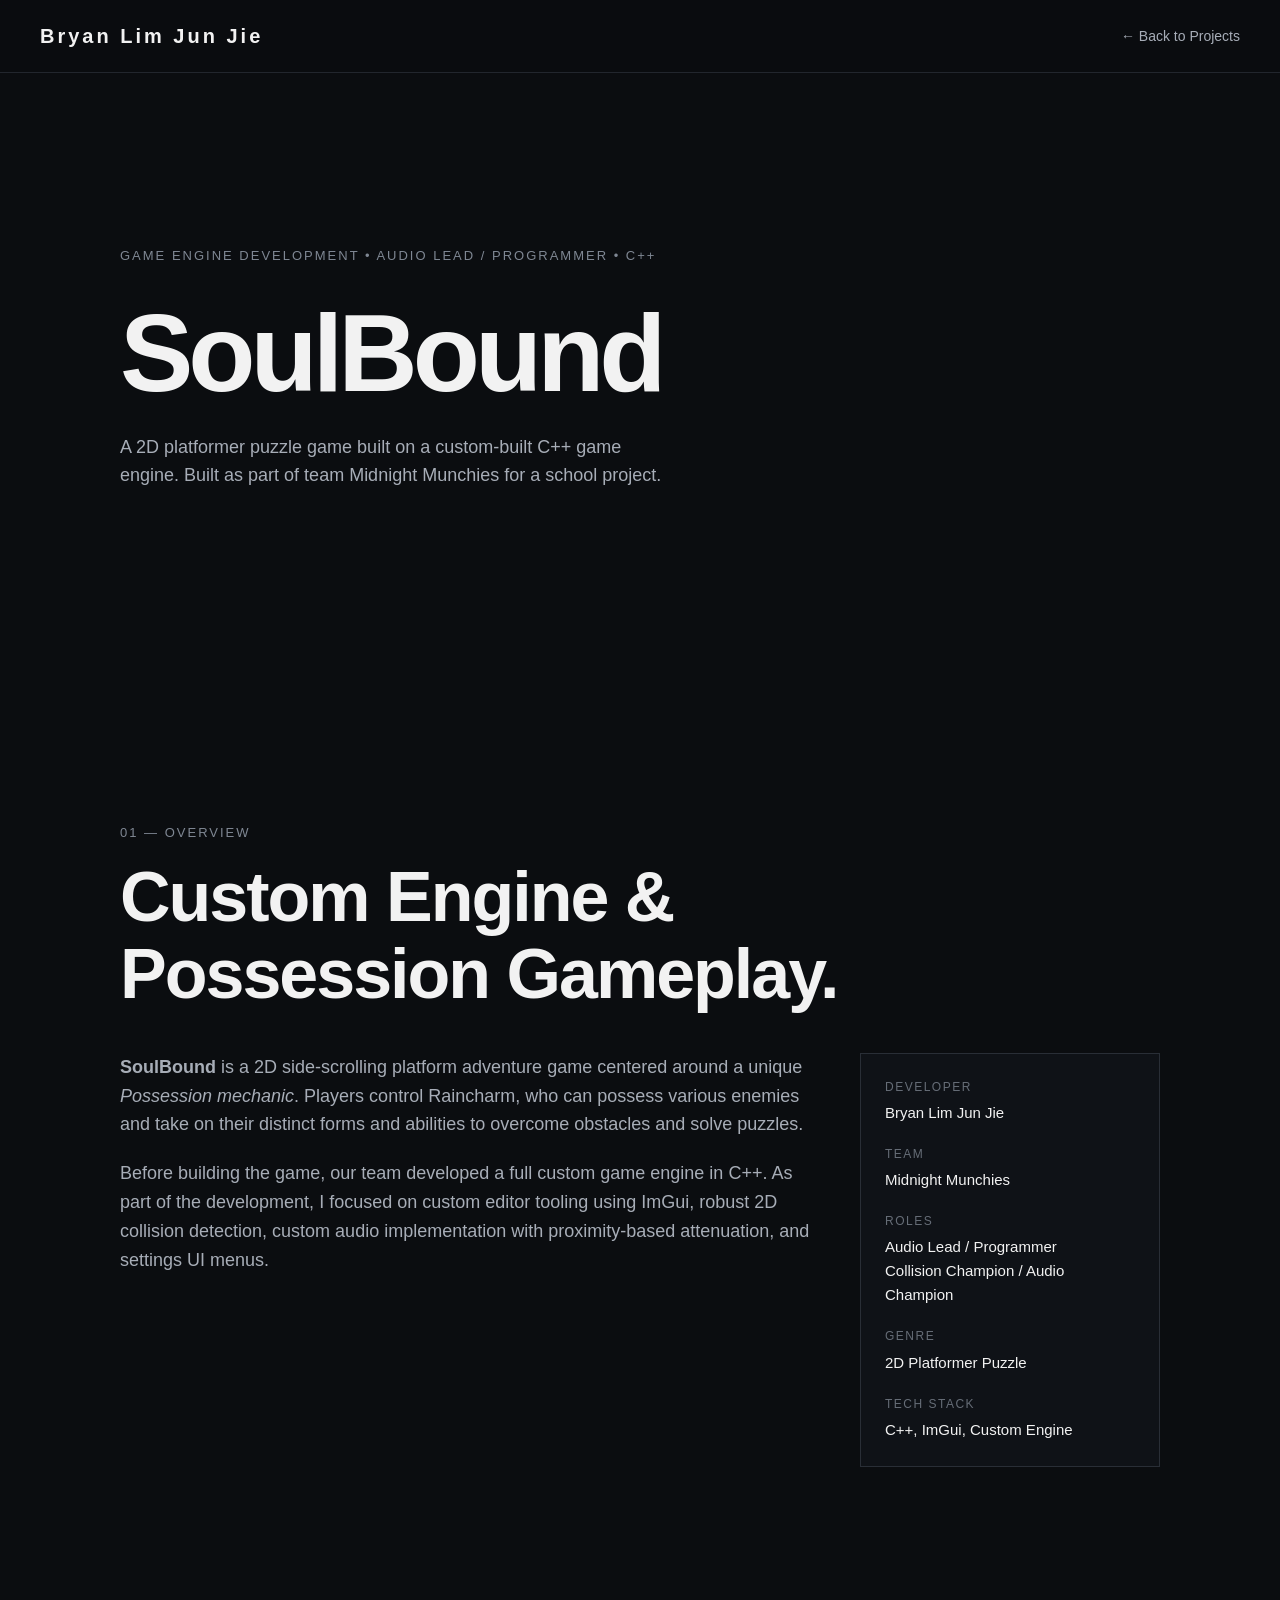
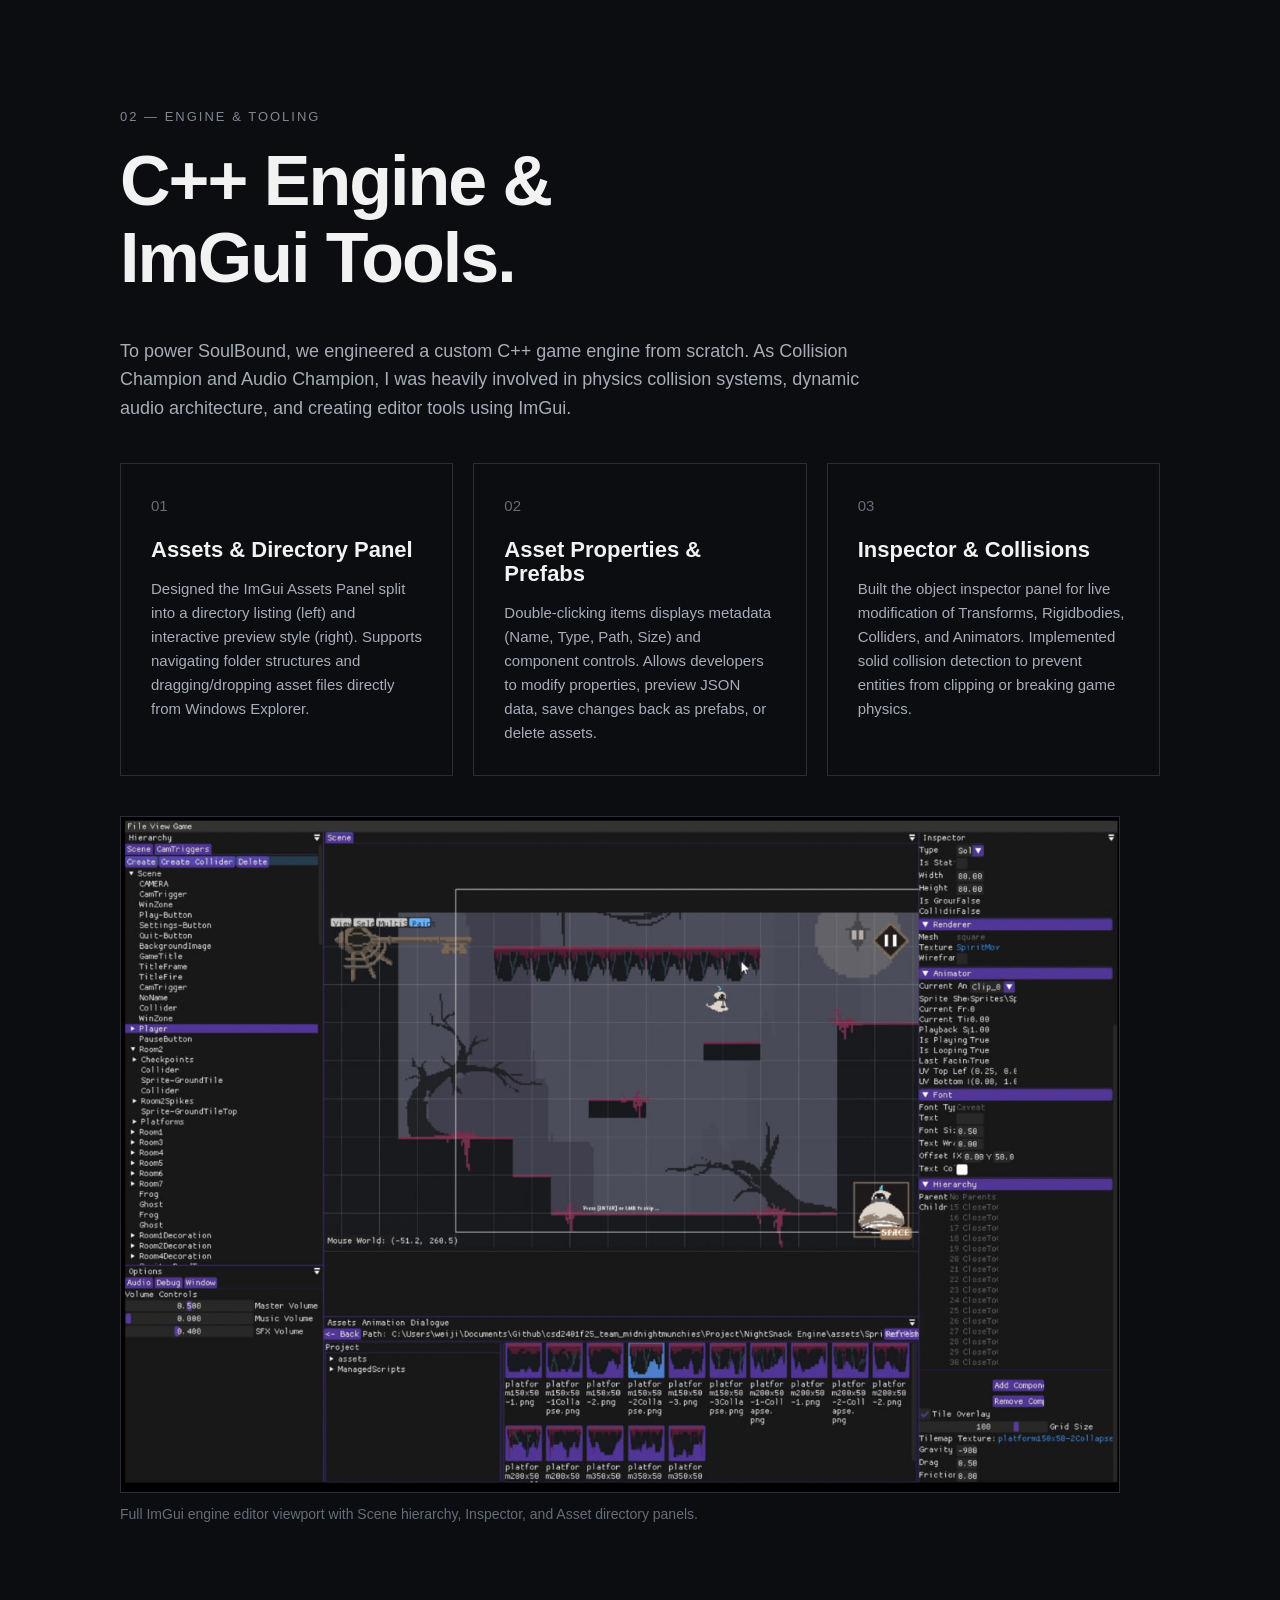
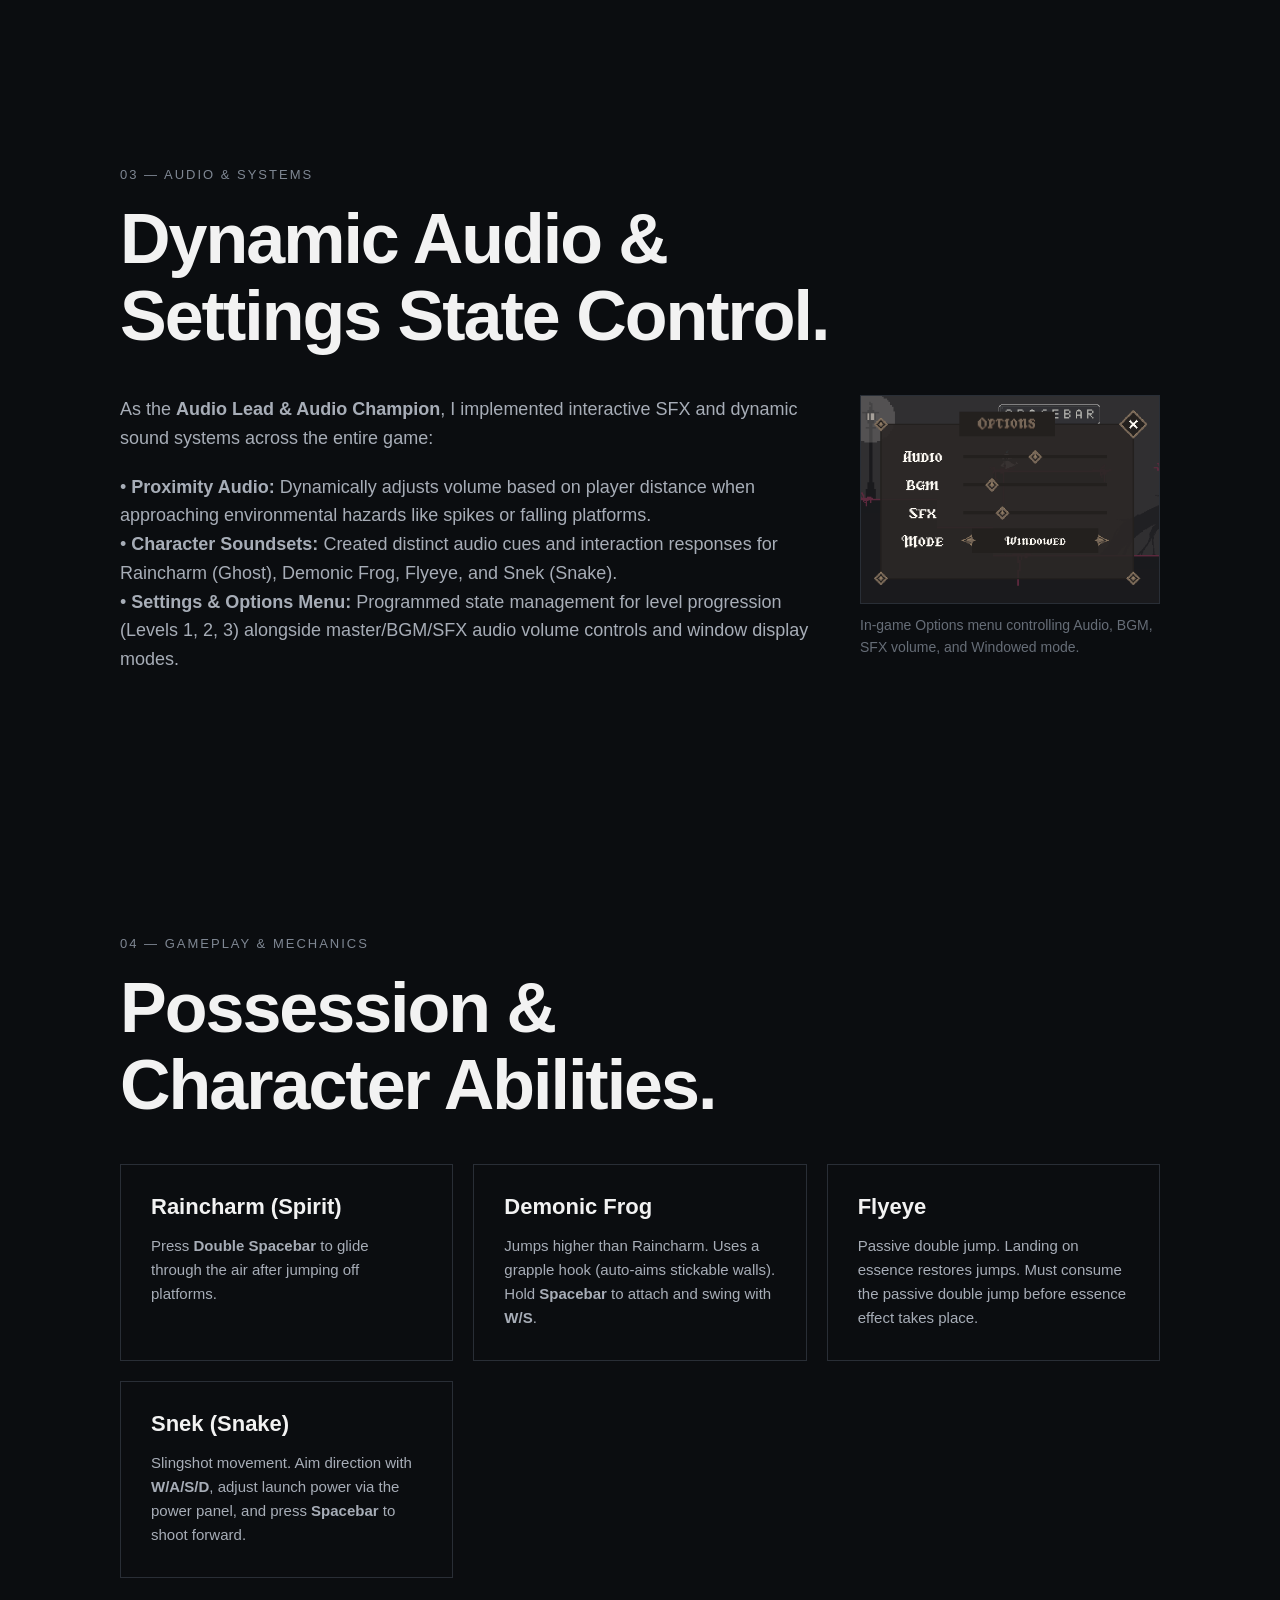
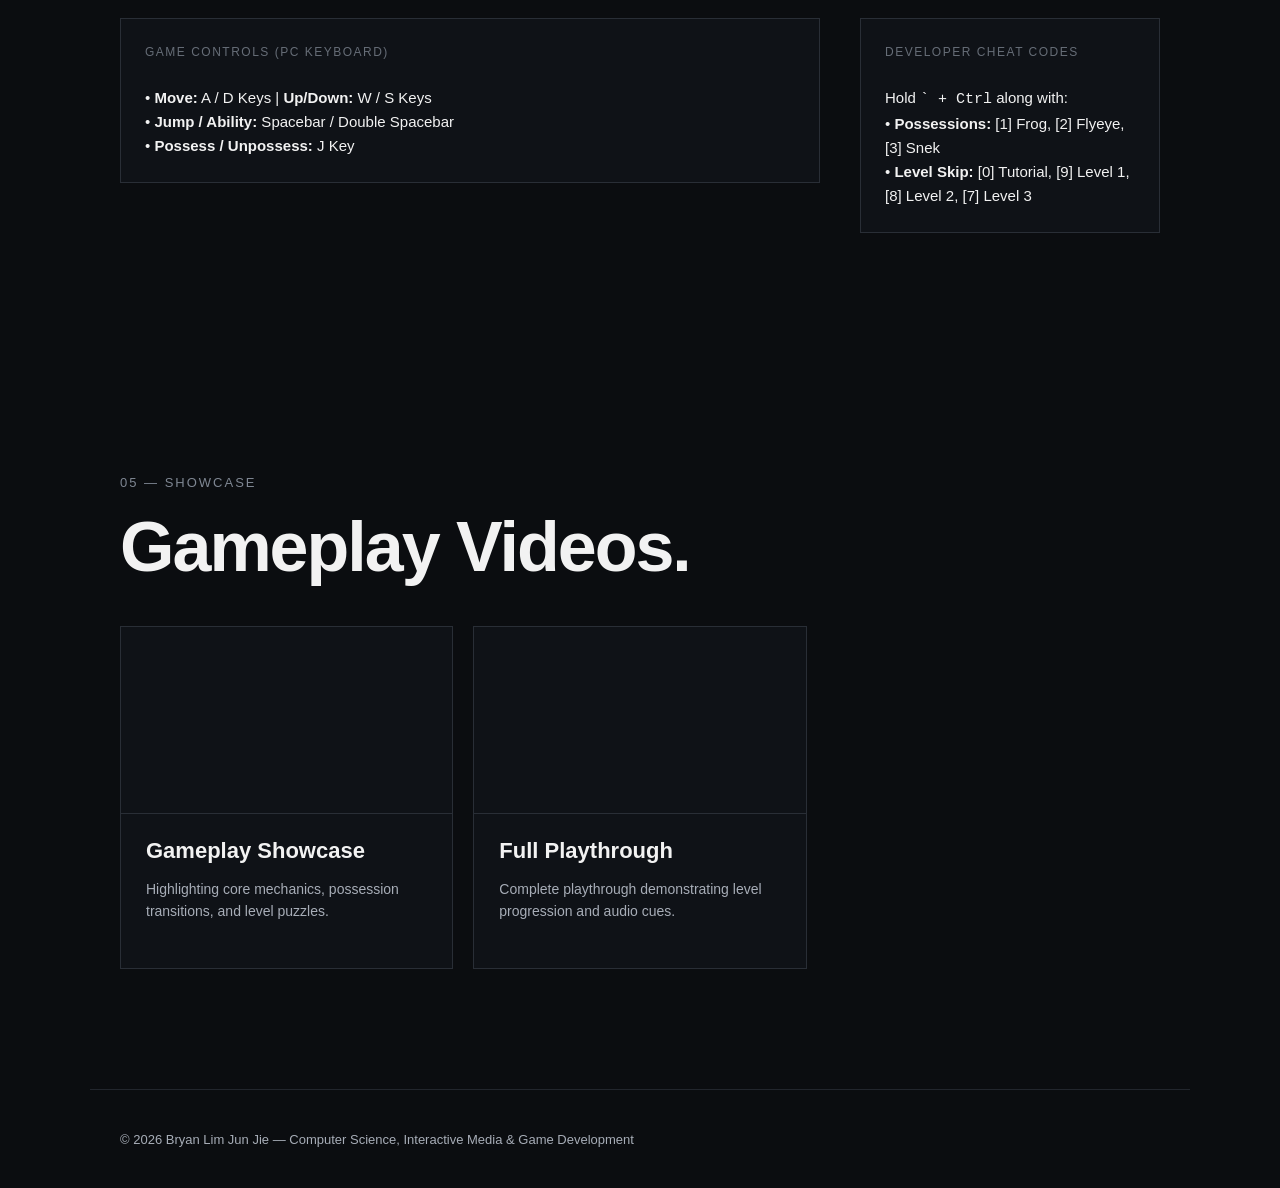
<file: projects/soulbound.html>
﻿<!DOCTYPE html>
<html lang="en">

<head>
    <meta charset="UTF-8">
    <meta name="viewport" content="width=device-width, initial-scale=1.0">

    <title>SoulBound | Bryan Lim</title>

    <link rel="stylesheet" href="../style.css">
    <style>
        /* Two-column hero layout with offset cover image */
        .hero-container {
            display: grid;
            grid-template-columns: 1fr 1fr;
            gap: 30px;
            align-items: center;
            margin-bottom: 50px;
        }

        .hero-cover-img {
            width: 100%;
            height: auto;
            border-radius: 12px;
            border: 1px solid rgba(255, 255, 255, 0.1);
            box-shadow: 0 10px 30px rgba(0, 0, 0, 0.5);
            object-fit: cover;
        }

        /* Compact image styling to fit cards neatly */
        .panel-img {
            max-width: 240px;
            width: 100%;
            height: auto;
            margin: 0 auto 15px auto;
            display: block;
            border-radius: 8px;
        }

        @media (max-width: 768px) {
            .hero-container {
                grid-template-columns: 1fr;
            }
        }
    </style>
</head>

<body>

    <!-- Navigation -->
    <nav>
        <a href="../index.html" class="logo">
            Bryan Lim Jun Jie
        </a>

        <a href="../index.html#projects" class="back-link">
            ← Back to Projects
        </a>
    </nav>


    <!-- Hero Header with Offset Cover Image -->
    <header class="hero hero-container">

        <div class="hero-text">
            <p class="eyebrow">
                GAME ENGINE DEVELOPMENT • AUDIO LEAD / PROGRAMMER • C++
            </p>

            <h1>
                SoulBound
            </h1>

            <p class="hero-description">
                A 2D platformer puzzle game built on a custom-built C++ game engine. Built as part of team Midnight Munchies for a school project.
            </p>
        </div>

    </header>


    <!-- Overview -->
    <section>

        <p class="section-label">
            01 — OVERVIEW
        </p>

        <h2>
            Custom Engine &<br>
            Possession Gameplay.
        </h2>

        <div class="project-info">

            <div class="project-description">

                <p>
                    <strong>SoulBound</strong> is a 2D side-scrolling platform adventure game centered around a unique <em>Possession mechanic</em>. Players control Raincharm, who can possess various enemies and take on their distinct forms and abilities to overcome obstacles and solve puzzles.
                </p>

                <p>
                    Before building the game, our team developed a full custom game engine in C++. As part of the development, I focused on custom editor tooling using ImGui, robust 2D collision detection, custom audio implementation with proximity-based attenuation, and settings UI menus.
                </p>

            </div>

            <div class="project-details">

                <div class="detail">
                    <p class="detail-title">Developer</p>
                    <p class="detail-value">Bryan Lim Jun Jie</p>
                </div>

                <div class="detail">
                    <p class="detail-title">Team</p>
                    <p class="detail-value">Midnight Munchies</p>
                </div>

                <div class="detail">
                    <p class="detail-title">Roles</p>
                    <p class="detail-value">
                        Audio Lead / Programmer<br>
                        Collision Champion / Audio Champion
                    </p>
                </div>

                <div class="detail">
                    <p class="detail-title">Genre</p>
                    <p class="detail-value">2D Platformer Puzzle</p>
                </div>

                <div class="detail">
                    <p class="detail-title">Tech Stack</p>
                    <p class="detail-value">C++, ImGui, Custom Engine</p>
                </div>

            </div>

        </div>

    </section>


    <!-- Engine & Tooling -->
    <section>

        <p class="section-label">
            02 — ENGINE & TOOLING
        </p>

        <h2>
            C++ Engine &<br>
            ImGui Tools.
        </h2>

        <p style="max-width: 750px; font-size: 18px; margin-bottom: 30px;">
            To power SoulBound, we engineered a custom C++ game engine from scratch. As Collision Champion and Audio Champion, I was heavily involved in physics collision systems, dynamic audio architecture, and creating editor tools using ImGui.
        </p>

        <div class="process-grid">

            <article class="process-card">
                <p class="process-number">01</p>
                <h3>Assets & Directory Panel</h3>
                <p>
                    Designed the ImGui Assets Panel split into a directory listing (left) and interactive preview style (right). Supports navigating folder structures and dragging/dropping asset files directly from Windows Explorer.
                </p>
            </article>

            <article class="process-card">
                <p class="process-number">02</p>
                <h3>Asset Properties & Prefabs</h3>
                <p>
                    Double-clicking items displays metadata (Name, Type, Path, Size) and component controls. Allows developers to modify properties, preview JSON data, save changes back as prefabs, or delete assets.
                </p>
            </article>

            <article class="process-card">
                <p class="process-number">03</p>
                <h3>Inspector & Collisions</h3>
                <p>
                    Built the object inspector panel for live modification of Transforms, Rigidbodies, Colliders, and Animators. Implemented solid collision detection to prevent entities from clipping or breaking game physics.
                </p>
            </article>

        </div>

        <div class="design-image">
            <img src="../images/imgui.jpg" alt="ImGui Custom Engine Editor Overview">
            <p class="caption">Full ImGui engine editor viewport with Scene hierarchy, Inspector, and Asset directory panels.</p>
        </div>

    </section>


    <!-- Audio & UI Systems -->
    <section>

        <p class="section-label">
            03 — AUDIO & SYSTEMS
        </p>

        <h2>
            Dynamic Audio &<br>
            Settings State Control.
        </h2>

        <div class="project-info">

            <div class="project-description">

                <p>
                    As the <strong>Audio Lead & Audio Champion</strong>, I implemented interactive SFX and dynamic sound systems across the entire game:
                </p>

                <p>
                    • <strong>Proximity Audio:</strong> Dynamically adjusts volume based on player distance when approaching environmental hazards like spikes or falling platforms.<br>
                    • <strong>Character Soundsets:</strong> Created distinct audio cues and interaction responses for Raincharm (Ghost), Demonic Frog, Flyeye, and Snek (Snake).<br>
                    • <strong>Settings & Options Menu:</strong> Programmed state management for level progression (Levels 1, 2, 3) alongside master/BGM/SFX audio volume controls and window display modes.
                </p>

            </div>

            <div>
                <div class="design-image" style="margin-top: 0;">
                    <img src="../images/options-menu.png" alt="Options and Settings Menu UI">
                    <p class="caption">In-game Options menu controlling Audio, BGM, SFX volume, and Windowed mode.</p>
                </div>
            </div>

        </div>

    </section>


    <!-- Gameplay & Mechanics Guide -->
    <section>

        <p class="section-label">
            04 — GAMEPLAY & MECHANICS
        </p>

        <h2>
            Possession &<br>
            Character Abilities.
        </h2>

        <div class="process-grid">

            <article class="process-card">
                <h3>Raincharm (Spirit)</h3>
                <p>
                    Press <strong>Double Spacebar</strong> to glide through the air after jumping off platforms.
                </p>
            </article>

            <article class="process-card">
                <h3>Demonic Frog</h3>
                <p>
                    Jumps higher than Raincharm. Uses a grapple hook (auto-aims stickable walls). Hold <strong>Spacebar</strong> to attach and swing with <strong>W/S</strong>.
                </p>
            </article>

            <article class="process-card">
                <h3>Flyeye</h3>
                <p>
                    Passive double jump. Landing on essence restores jumps. Must consume the passive double jump before essence effect takes place.
                </p>
            </article>

            <article class="process-card">
                <h3>Snek (Snake)</h3>
                <p>
                    Slingshot movement. Aim direction with <strong>W/A/S/D</strong>, adjust launch power via the power panel, and press <strong>Spacebar</strong> to shoot forward.
                </p>
            </article>

        </div>


        <!-- Controls & Cheats -->
        <div class="project-info" style="margin-top: 40px;">

            <div class="project-details" style="width: 100%;">
                <p class="detail-title">Game Controls (PC Keyboard)</p>
                <p class="detail-value">
                    • <strong>Move:</strong> A / D Keys | <strong>Up/Down:</strong> W / S Keys<br>
                    • <strong>Jump / Ability:</strong> Spacebar / Double Spacebar<br>
                    • <strong>Possess / Unpossess:</strong> J Key
                </p>
            </div>

            <div class="project-details" style="width: 100%;">
                <p class="detail-title">Developer Cheat Codes</p>
                <p class="detail-value">
                    Hold <code>` + Ctrl</code> along with:<br>
                    • <strong>Possessions:</strong> [1] Frog, [2] Flyeye, [3] Snek<br>
                    • <strong>Level Skip:</strong> [0] Tutorial, [9] Level 1, [8] Level 2, [7] Level 3
                </p>
            </div>

        </div>

    </section>


    <!-- Video Showcase -->
    <section>

        <p class="section-label">
            05 — SHOWCASE
        </p>

        <h2>
            Gameplay Videos.
        </h2>

        <div class="levels">

            <article class="level-card">
                <iframe class="level-video"
                        src="https://www.youtube.com/embed/psjMKbx5KxQ"
                        title="SoulBound Gameplay Showcase"
                        frameborder="0"
                        allowfullscreen>
                </iframe>
                <div class="level-content">
                    <h3>Gameplay Showcase</h3>
                    <p>Highlighting core mechanics, possession transitions, and level puzzles.</p>
                </div>
            </article>

            <article class="level-card">
                <iframe class="level-video"
                        src="https://www.youtube.com/embed/TNQO84ugYA0"
                        title="SoulBound Full Gameplay Walkthrough"
                        frameborder="0"
                        allowfullscreen>
                </iframe>
                <div class="level-content">
                    <h3>Full Playthrough</h3>
                    <p>Complete playthrough demonstrating level progression and audio cues.</p>
                </div>
            </article>

        </div>

    </section>


    <!-- Footer -->
    <footer>
        <p>
            © 2026 Bryan Lim Jun Jie — Computer Science, Interactive Media & Game Development
        </p>
    </footer>

</body>

</html>
</file>
<file: style.css>
/* =========================
   BASE STYLES
========================= */

* {
    margin: 0;
    padding: 0;
    box-sizing: border-box;
}

html {
    scroll-behavior: smooth;
}

body {
    font-family: Arial, Helvetica, sans-serif;
    background: #0b0d10;
    color: #f2f2f2;
    line-height: 1.6;
}

h1,
h2,
h3 {
    line-height: 1.1;
}

p {
    color: #a7adb7;
}

a {
    color: inherit;
    text-decoration: none;
}

section {
    max-width: 1100px;
    margin: 0 auto;
    padding: 120px 30px;
}

header.hero {
    max-width: 1100px;
    margin: 0 auto;
    padding: 120px 30px;
}


/* =========================
   NAVIGATION
========================= */

nav {
    position: sticky;
    top: 0;
    z-index: 100;
    display: flex;
    justify-content: space-between;
    align-items: center;
    padding: 20px 40px;
    background: rgba(11, 13, 16, 0.9);
    backdrop-filter: blur(10px);
    border-bottom: 1px solid #22262d;
}

.logo {
    font-size: 20px;
    font-weight: 700;
    letter-spacing: 3px;
}

.nav-links {
    display: flex;
    gap: 30px;
}

    .nav-links a {
        color: #a7adb7;
        font-size: 14px;
        transition: color 0.2s ease;
    }

        .nav-links a:hover {
            color: #ffffff;
        }

.back-link {
    color: #a7adb7;
    font-size: 14px;
    transition: color 0.2s ease;
}

    .back-link:hover {
        color: #ffffff;
    }


/* =========================
   HERO & TYPOGRAPHY
========================= */

.hero {
    min-height: 70vh;
    display: flex;
    flex-direction: column;
    justify-content: center;
    align-items: flex-start;
}

.eyebrow {
    color: #7f8793;
    font-size: 13px;
    letter-spacing: 2px;
    margin-bottom: 25px;
}

.hero h1 {
    font-size: clamp(60px, 10vw, 110px);
    letter-spacing: -5px;
    margin-bottom: 20px;
}

.hero h2 {
    max-width: 700px;
    font-size: clamp(28px, 5vw, 50px);
    font-weight: 400;
    color: #a7adb7;
    margin-bottom: 30px;
}

.hero-description {
    max-width: 600px;
    font-size: 18px;
    margin-bottom: 40px;
}

.section-label {
    color: #7f8793;
    font-size: 13px;
    letter-spacing: 2px;
    margin-bottom: 15px;
}

section h2 {
    font-size: clamp(40px, 6vw, 70px);
    letter-spacing: -2px;
    margin-bottom: 40px;
}


/* =========================
   BUTTONS
========================= */

.hero-buttons {
    display: flex;
    gap: 15px;
    flex-wrap: wrap;
}

.button {
    display: inline-block;
    padding: 13px 22px;
    background: #ffffff;
    color: #0b0d10;
    font-weight: 600;
    border: 1px solid #ffffff;
    transition: all 0.2s ease;
}

    .button:hover {
        background: transparent;
        color: #ffffff;
    }

    .button.secondary {
        background: transparent;
        color: #ffffff;
    }

        .button.secondary:hover {
            background: #ffffff;
            color: #0b0d10;
        }


/* =========================
   HOME SECTIONS
========================= */

#about,
#skills,
#projects,
#resume,
#contact {
    border-top: 1px solid #22262d;
}

    #about p:not(.section-label),
    #resume > p:not(.section-label),
    #contact > p:not(.section-label) {
        max-width: 750px;
        font-size: 19px;
        margin-bottom: 20px;
    }

.skills-list {
    display: flex;
    flex-wrap: wrap;
    gap: 10px;
}

    .skills-list span {
        padding: 10px 16px;
        border: 1px solid #303640;
        color: #c5cad2;
        font-size: 14px;
    }

.projects {
    display: grid;
    grid-template-columns: repeat(2, 1fr);
    gap: 20px;
}

.project-card {
    min-height: 380px;
    padding: 30px;
    border: 1px solid #292e36;
    display: flex;
    flex-direction: column;
    transition: transform 0.2s ease, border-color 0.2s ease;
}

    .project-card:hover {
        transform: translateY(-5px);
        border-color: #6f7782;
    }

.project-number {
    color: #666d77;
    font-size: 13px;
    margin-bottom: 40px;
}

.project-card h3 {
    font-size: 28px;
    margin-bottom: 20px;
}

.project-card > p:not(.project-number) {
    font-size: 15px;
    margin-bottom: 25px;
}

.project-tags {
    display: flex;
    flex-wrap: wrap;
    gap: 8px;
    margin-top: auto;
    margin-bottom: 25px;
}

    .project-tags span {
        font-size: 12px;
        color: #858c97;
        border: 1px solid #303640;
        padding: 5px 9px;
    }

.project-link {
    font-weight: 600;
    font-size: 14px;
}

    .project-link:hover {
        text-decoration: underline;
    }

.contact-links {
    display: flex;
    gap: 30px;
}

    .contact-links a {
        border-bottom: 1px solid #ffffff;
        padding-bottom: 4px;
    }

        .contact-links a:hover {
            opacity: 0.6;
        }


/* =========================
   MEGA MAKER LAYOUTS
========================= */

/* Overview Section */
.project-info {
    display: grid;
    grid-template-columns: 1fr 300px;
    gap: 40px;
    align-items: start;
    margin-top: 30px;
}

.project-description p {
    font-size: 18px;
    margin-bottom: 20px;
}

.project-details {
    display: flex;
    flex-direction: column;
    gap: 20px;
    padding: 24px;
    border: 1px solid #292e36;
    background: #0f1217;
}

.detail-title {
    font-size: 12px;
    letter-spacing: 1.5px;
    color: #666d77;
    text-transform: uppercase;
    margin-bottom: 4px;
}

.detail-value {
    color: #f2f2f2;
    font-size: 15px;
    font-weight: 500;
}

/* Design Section */
.design-image {
    margin-top: 40px;
}

    .design-image img {
        width: 100%;
        max-width: 1000px;
        height: auto;
        border: 1px solid #292e36;
        display: block;
    }

.caption {
    font-size: 14px;
    color: #666d77;
    margin-top: 10px;
}

/* Level Showcase */
.levels {
    display: grid;
    grid-template-columns: repeat(3, 1fr);
    gap: 20px;
    margin-top: 40px;
}

.level-card {
    border: 1px solid #292e36;
    background: #0f1217;
    display: flex;
    flex-direction: column;
}

.level-video {
    width: 100%;
    aspect-ratio: 16 / 9;
    border: none;
    border-bottom: 1px solid #292e36;
}

.level-content {
    padding: 25px;
    display: flex;
    flex-direction: column;
    flex-grow: 1;
}

.level-number {
    color: #666d77;
    font-size: 13px;
    margin-bottom: 15px;
}

.level-content h3 {
    font-size: 22px;
    margin-bottom: 15px;
}

.level-content p {
    font-size: 14px;
    margin-bottom: 20px;
}

.difficulty {
    margin-top: auto;
    align-self: flex-start;
    font-size: 11px;
    letter-spacing: 1px;
    padding: 4px 10px;
    border: 1px solid #303640;
    color: #a7adb7;
    font-weight: 600;
}

/* Design Process Grid */
.process-grid {
    display: grid;
    grid-template-columns: repeat(3, 1fr);
    gap: 20px;
    margin-top: 40px;
}

.process-card {
    border: 1px solid #292e36;
    padding: 30px;
}

.process-number {
    color: #666d77;
    font-size: 13px;
    margin-bottom: 20px;
}

.process-card h3 {
    font-size: 22px;
    margin-bottom: 15px;
}

.process-card p {
    font-size: 15px;
}

/* Takeaways Section */
.takeaways p {
    max-width: 750px;
    font-size: 18px;
    margin-bottom: 20px;
}


/* =========================
   FOOTER
========================= */

footer {
    max-width: 1100px;
    margin: 0 auto;
    padding: 40px 30px;
    border-top: 1px solid #22262d;
}

    footer p {
        font-size: 13px;
    }


/* =========================
   MOBILE RESPONSIVENESS
========================= */

@media (max-width: 800px) {
    nav {
        padding: 18px 20px;
    }

    .nav-links {
        display: none;
    }

    section,
    header.hero {
        padding: 80px 20px;
    }

    .hero h1 {
        letter-spacing: -3px;
    }

    .projects,
    .project-info,
    .levels,
    .process-grid {
        grid-template-columns: 1fr;
    }

    .contact-links {
        flex-direction: column;
        gap: 15px;
    }
}
</file>
